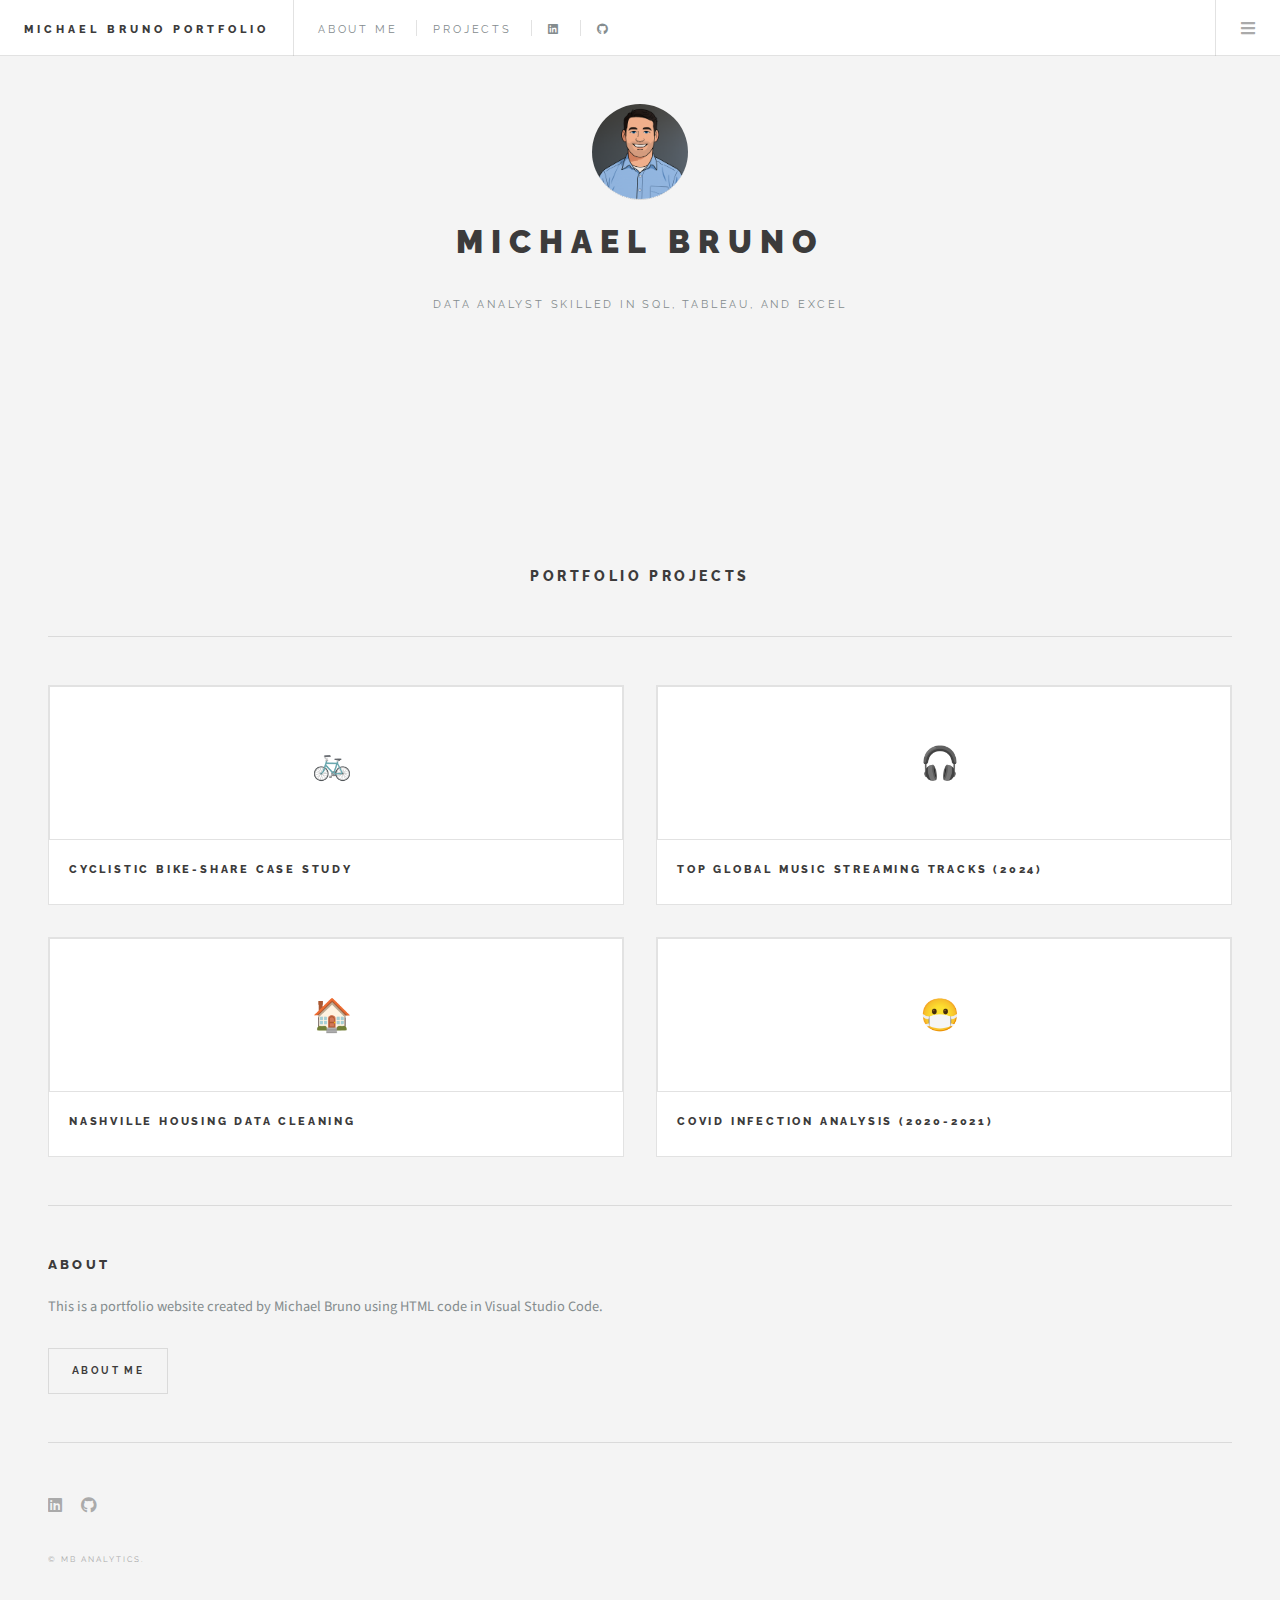
<file: index.html>
<!DOCTYPE HTML>
<!--
	Future Imperfect by HTML5 UP
	html5up.net | @ajlkn
	Free for personal and commercial use under the CCA 3.0 license (html5up.net/license)
-->
<html>
	<head>
		<title>Michael Bruno Portfolio</title>
		<meta charset="utf-8" />
		<meta name="viewport" content="width=device-width, initial-scale=1, user-scalable=no" />
		<link rel="stylesheet" href="assets/css/main.css" />
	</head>
	<body class="is-preload">

		<!-- Wrapper -->
			<div id="wrapper">

				<!-- Header -->
					<header id="header">
						<h1><a href="index.html">Michael Bruno Portfolio</a></h1>
						<nav class="links">
							<ul>
								<li><a href="ABOUT.html">About Me</a></li>
								<li><a href="Projects.html">Projects</a></li>
							
								
								<li><a href="https://www.linkedin.com/in/michael-bruno-573980187/" class="icon brands fa-linkedin"><span class="label">LinkedIn</span></a></li>
								<li><a href="https://github.com/mikebrunosf/Portfolio_Projects" class="icon brands fa-github"><span class="label">Github</span></a></li>
							</ul>
							
						</nav>
						<nav class="main">
							<ul>
								
		
								</li>
								<li class="menu">
									<a class="fa-bars" href="#menu">Menu</a>
								</li>
							</ul>
						</nav>
					</header>

				<!-- Menu -->
					<section id="menu">


						<!-- Links -->
							<section>
								<ul class="links">
									<li>
										<h1><a href="index.html"class="image"><img src="images/mbanalyticslogo.jpg" width="80" height="75" alt="" /></a></a></h1>
									</li>
									<li>
										<a href="project2.html">
											<h3>Project 1</h3>
											<p>Cyclistic Ride-Share Case Study</p>
										</a>
									</li>
									<li>
										<a href="project3.html">
											<h3>Project 2</h3>
											<p>Top Global Streaming Tracks</p>
										</a>
									</li>
									<li>
										<a href="project4.html">
											<h3>Project 3</h3>
											<p>Nashville Housing Data Cleaning</p>
										</a>
									</li>
									<li>
										<a href="project5.html">
											<h3>Project 4</h3>
											<p>COVID-19 Global Data Analysis</p>
										</a>
									</li>
								
										
							</section>

						<!-- Actions --
							<section>
								<ul class="actions stacked">
									<li><a href="#" class="button large fit">Log In</a></li>
								</ul>
							</section> > -->

					</section>

				<!-- Main -->
					<div id="main">

						
		
						
					

						

				<!-- Sidebar -->
					<section id="sidebar">

						<!-- Intro -->
							<section id="intro">
								<a href="#" class="logo" ><img src="images/headshotforcvanimated.png"  alt=""  /></a>
								<header>
										
									<h2>Michael Bruno<br></h2> 
							
									<p>Data Analyst skilled in SQL, Tableau, and Excel</p>
									<br><br><br><br><br><br><br><br> <h3>Portfolio Projects</h3>
								<!----	<a href="https://www.linkedin.com/in/michael-bruno-573980187/">LinkedIn</a> -->
								</header>
							</section>

						<!-- Mini Posts -->
							<section>
								<div class="mini-posts">

									<!-- Mini Post --
										<article class="mini-post">
											<header>
												<h3><a href="project2.html">Project 2</a></h3>
												
											
											</header>
											<a href="project2.html" class="image"><img src="images/pic04.jpg" alt="" /></a>
										</article>
									-->
									
										<article class="mini-post">
											<header>
												<h3><a href="project2.html">Cyclistic Bike-Share Case Study</a></h3>
											
												
											</header>
											<a href="project2.html" class="button large fit" style="font-size: 2rem;">🚲</a>

										</article>

									<!-- Mini Post -->
									 <article class="mini-post">
											<header>
												<h3><a href="project3.html">Top Global Music Streaming Tracks (2024)</a></h3>
											
											
											</header>
											<a href="project3.html" class="button large fit" style="font-size: 2rem;">🎧</a>
										</article>

										<article class="mini-post">
											<header>
												<h3><a href="project4.html">Nashville Housing Data Cleaning</a></h3>
												
												
											</header>
											<a href="project4.html" class="button large fit" style="font-size: 2rem;">🏠</a>
										</article>

									<!-- Mini Post -->
										<article class="mini-post">
											<header>
												<h3><a href="project5.html">COVID Infection Analysis (2020-2021)</a></h3>
											
											
											</header>
											<a href="project5.html"class="button large fit" style="font-size: 2rem;">😷</a>
										</article>

								</div>
							</section>



						<!-- About -->
							<section class="blurb">
								<h2>About</h2>
								<p>This is a portfolio website created by Michael Bruno using HTML code in Visual Studio Code.</p>
								<ul class="actions">
									<li><a href="ABOUT.html" class="button"><strong>ABOUT ME</strong></a></li>
								</ul>
							</section>

						<!-- Footer -->
							<section id="footer">
								<ul class="icons">
									
									
									
		
									
									<li><a href="https://www.linkedin.com/in/michael-bruno-573980187/" class="icon brands fa-linkedin"><span class="label">LinkedIn</span></a></li>
								<li><a href="https://github.com/mikebrunosf/Portfolio_Projects" class="icon brands fa-github"><span class="label">Github</span></a></li>
								</ul>
								
								<p class="copyright">&copy; MB Analytics.</p>
							</section>

					</section>

			</div>

		<!-- Scripts -->
			<script src="assets/js/jquery.min.js"></script>
			<script src="assets/js/browser.min.js"></script>
			<script src="assets/js/breakpoints.min.js"></script>
			<script src="assets/js/util.js"></script>
			<script src="assets/js/main.js"></script>

	</body>
</html>
</file>
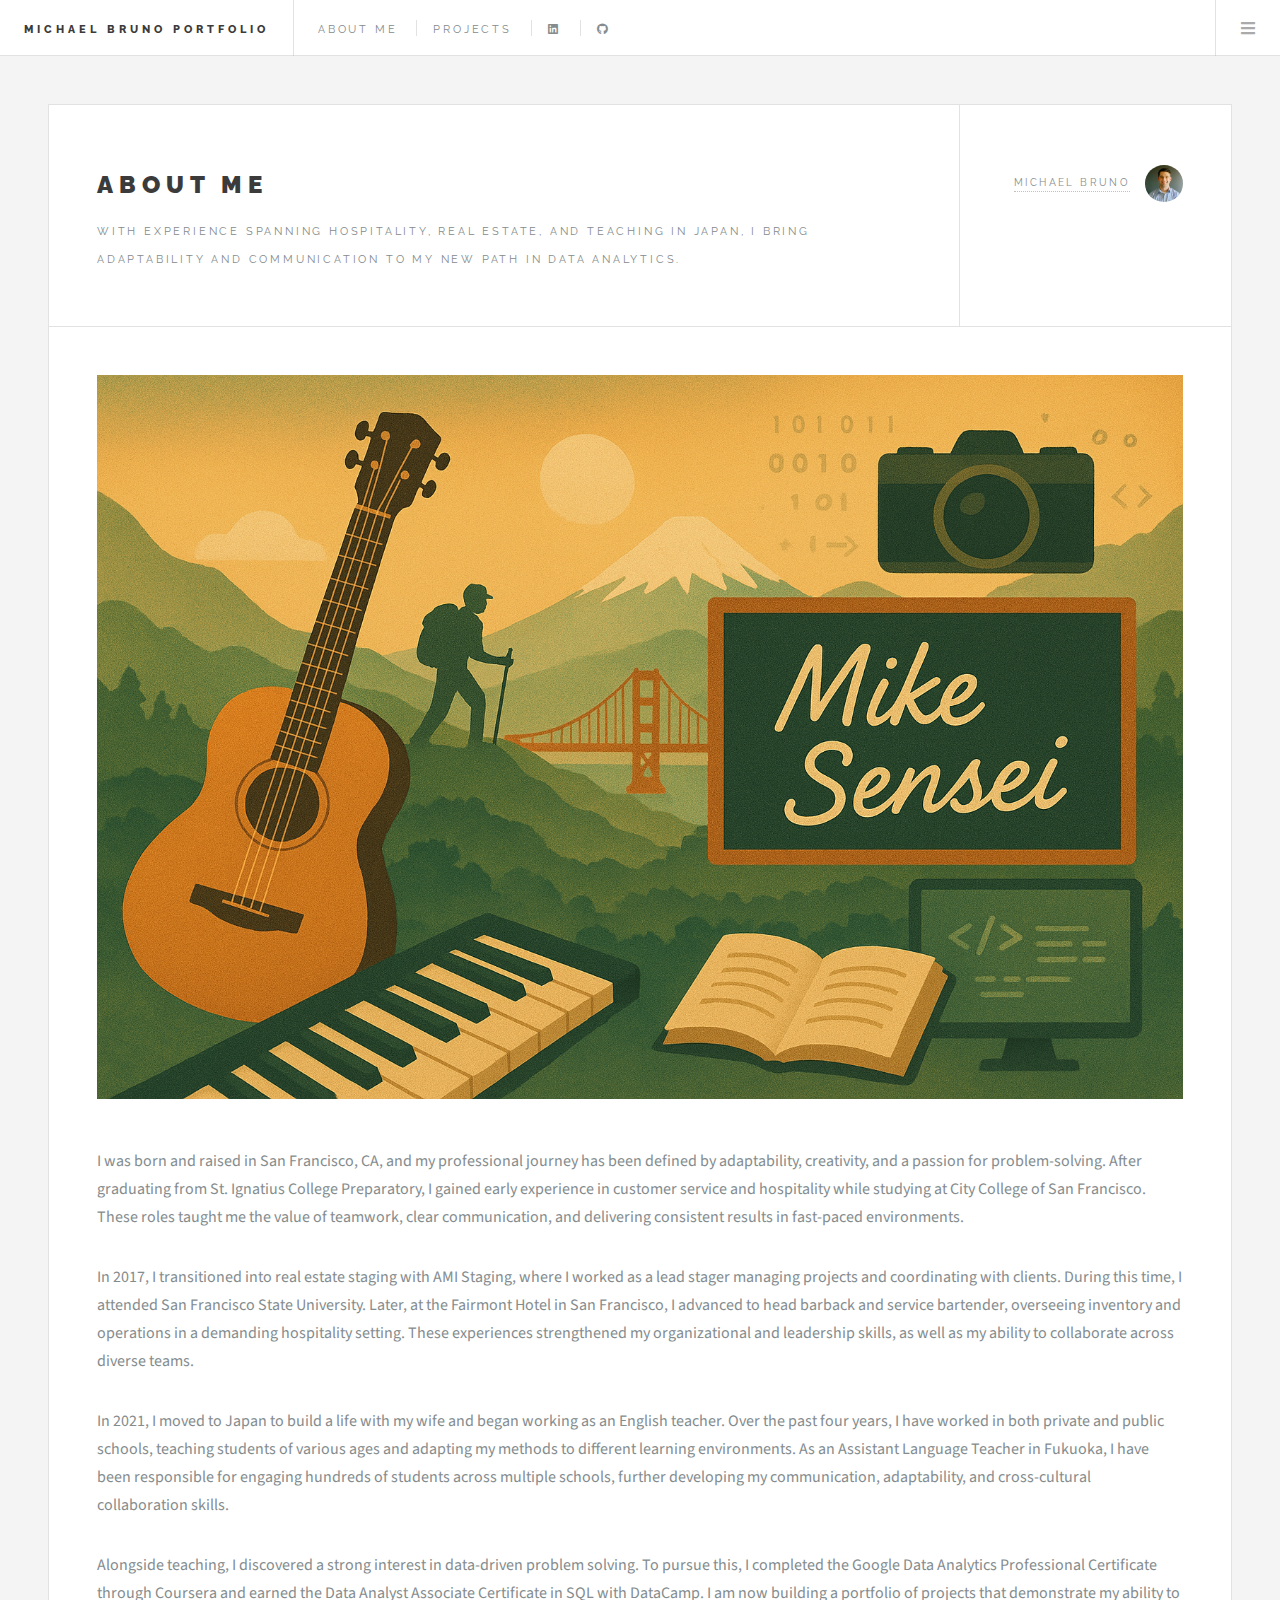
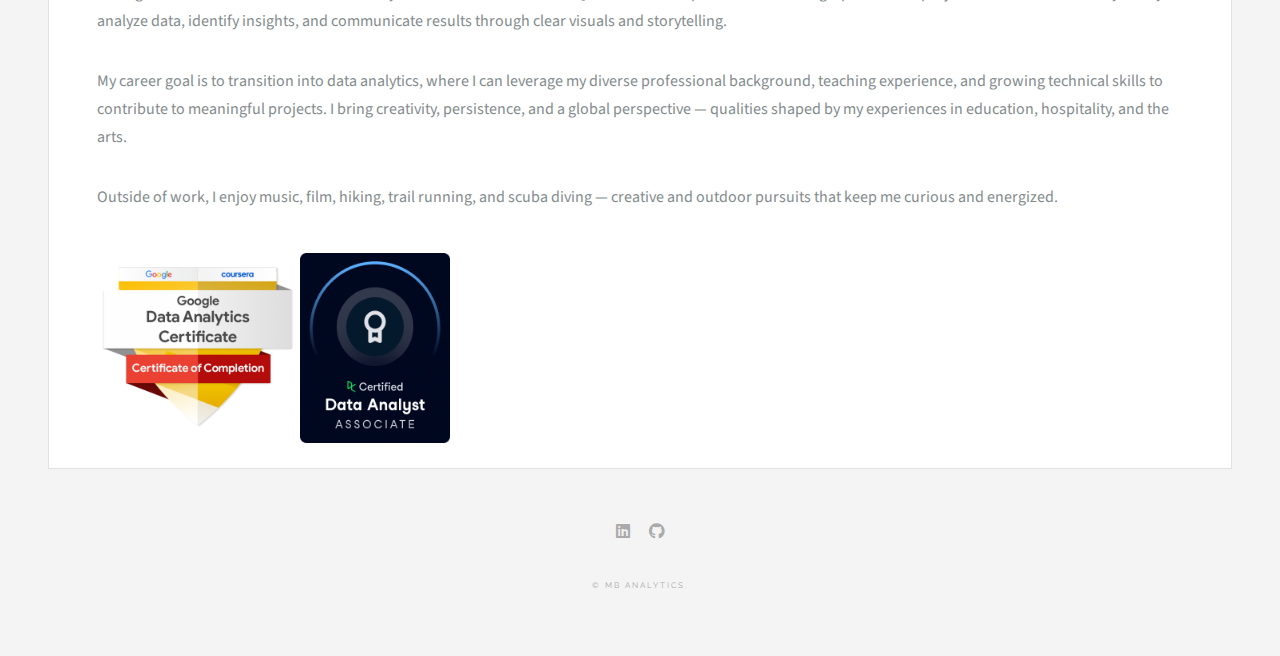
<file: ABOUT.html>
<!DOCTYPE HTML>
<!--
	Future Imperfect by HTML5 UP
	html5up.net | @ajlkn
	Free for personal and commercial use under the CCA 3.0 license (html5up.net/license)
-->
<html>
	<head>
		<title>About Me</title>
		<meta charset="utf-8" />
		<meta name="viewport" content="width=device-width, initial-scale=1, user-scalable=no" />
		<link rel="stylesheet" href="assets/css/main.css" />
	</head>
	<body class="single is-preload">

		<!-- Wrapper -->
			<div id="wrapper">

				<!-- Header -->
					<header id="header">
						<h1><a href="index.html">Michael Bruno Portfolio</a></h1>
						<nav class="links">
							<ul>
								<li><a href="ABOUT.html">About Me</a></li>
								<li><a href="Projects.html">Projects</a></li>
							
								
								<li><a href="https://www.linkedin.com/in/michael-bruno-573980187/" class="icon brands fa-linkedin"><span class="label">LinkedIn</span></a></li>
								<li><a href="https://github.com/mikebrunosf/Portfolio_Projects" class="icon brands fa-github"><span class="label">Github</span></a></li>
							</ul>
							
						</nav>
						<nav class="main">
							<ul>
								
		
								</li>
								<li class="menu">
									<a class="fa-bars" href="#menu">Menu</a>
								</li>
							</ul>
						</nav>
					</header>

				<!-- Menu -->
					<section id="menu">

<!-- Links -->
							<section>
								<ul class="links">
									<li>
										<h1><a href="index.html"class="image"><img src="images/mbanalyticslogo.jpg" width="80" height="75" alt="" /></a></a></h1>

										<a href="project3.html">
											<h3>Project 1</h3>
											<p>Top Global Streaming Tracks</p>
										</a>
									</li>
									<li>
										<a href="project4.html">
											<h3>Project 2</h3>
											<p>Nashville Housing Data Cleaning</p>
										</a>
									</li>
									<li>
										<a href="project5.html">
											<h3>Project 3</h3>
											<p>COVID-19 Global Data Analysis</p>
										</a>
									</li>
							</section>

						<!-- Actions -->
							<section>
								<ul class="actions stacked">
									<li><a href="#" class="button large fit">Log In</a></li>
								</ul>
							</section>

					</section>

				<!-- Main -->
					<div id="main">

						<!-- Post -->
							<article class="post">
								<header>
									<div class="title">
										<h2><a href="#">About Me</a></h2>
										<p>With experience spanning hospitality, real estate, and teaching in Japan, I bring adaptability and communication to my new path in data analytics.</p>
									</div>
									<div class="meta">
										
										<a href="#" class="author"><span class="name">Michael Bruno</span><img src="images/headshotforcv.jpg" alt="" /></a>
									</div>
								</header>
								<span class="image featured"><img src="images/mikebackground.png"  alt="" /></span>
								<p>I was born and raised in San Francisco, CA, and my professional journey has been defined by adaptability, creativity, and a passion for problem-solving. After graduating from St. Ignatius College Preparatory, I gained early experience in customer service and hospitality while studying at City College of San Francisco. These roles taught me the value of teamwork, clear communication, and delivering consistent results in fast-paced environments.

</p>
<p>In 2017, I transitioned into real estate staging with AMI Staging, where I worked as a lead stager managing projects and coordinating with clients. During this time, I attended San Francisco State University. Later, at the Fairmont Hotel in San Francisco, I advanced to head barback and service bartender, overseeing inventory and operations in a demanding hospitality setting. These experiences strengthened my organizational and leadership skills, as well as my ability to collaborate across diverse teams.

</p>
<p>In 2021, I moved to Japan to build a life with my wife and began working as an English teacher. Over the past four years, I have worked in both private and public schools, teaching students of various ages and adapting my methods to different learning environments. As an Assistant Language Teacher in Fukuoka, I have been responsible for engaging hundreds of students across multiple schools, further developing my communication, adaptability, and cross-cultural collaboration skills.

</p>
<p>Alongside teaching, I discovered a strong interest in data-driven problem solving. To pursue this, I completed the Google Data Analytics Professional Certificate through Coursera and earned the Data Analyst Associate Certificate in SQL with DataCamp. I am now building a portfolio of projects that demonstrate my ability to analyze data, identify insights, and communicate results through clear visuals and storytelling.

</p>
<p>My career goal is to transition into data analytics, where I can leverage my diverse professional background, teaching experience, and growing technical skills to contribute to meaningful projects. I bring creativity, persistence, and a global perspective — qualities shaped by my experiences in education, hospitality, and the arts.

</p>
<p>Outside of work, I enjoy music, film, hiking, trail running, and scuba diving — creative and outdoor pursuits that keep me curious and energized.</p>
								<class="image"><img src="images/GCC_badge_DA_1000x1000.png" width="200" height="200">
								<class="image"><img src="images/DA Associate - badge.png" width="150" height="190">
							</article>

					</div>

				<!-- Footer -->
					<!-- Footer -->
							<section id="footer">
								<ul class="icons">

									<li><a href="https://www.linkedin.com/in/michael-bruno-573980187/" class="icon brands fa-linkedin"><span class="label">LinkedIn</span></a></li>
								<li><a href="https://github.com/mikebrunosf/Portfolio_Projects" class="icon brands fa-github"><span class="label">Github</span></a></li>
								</ul>
								
								<p class="copyright">&copy; MB Analytics.</p>
							</section>


			</div>

		<!-- Scripts -->
			<script src="assets/js/jquery.min.js"></script>
			<script src="assets/js/browser.min.js"></script>
			<script src="assets/js/breakpoints.min.js"></script>
			<script src="assets/js/util.js"></script>
			<script src="assets/js/main.js"></script>

	</body>
</html>
</file>
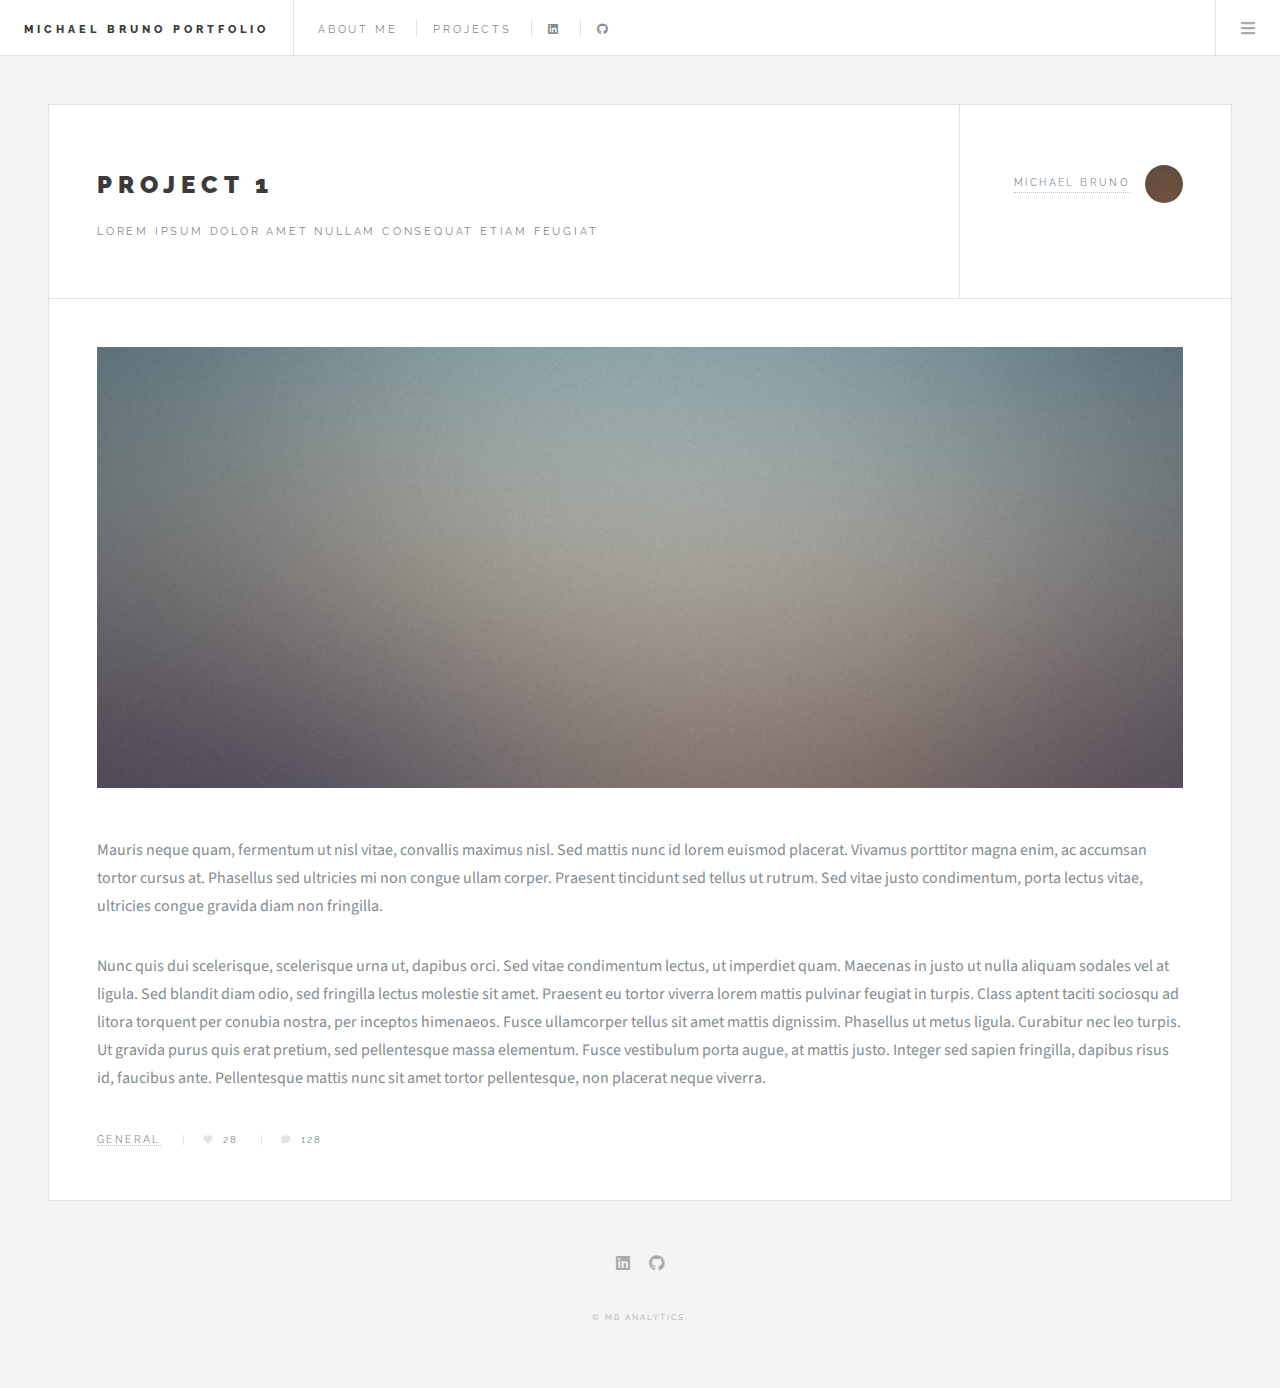
<file: project1.html>
<!DOCTYPE HTML>
<!--
	Future Imperfect by HTML5 UP
	html5up.net | @ajlkn
	Free for personal and commercial use under the CCA 3.0 license (html5up.net/license)
-->
<html>
	<head>
		<title>Data Cleaning in SQL</title>
		<meta charset="utf-8" />
		<meta name="viewport" content="width=device-width, initial-scale=1, user-scalable=no" />
		<link rel="stylesheet" href="assets/css/main.css" />
	</head>
	<body class="single is-preload">

		<!-- Wrapper -->
			<div id="wrapper">

				<!-- Header -->
					<header id="header">
						<h1><a href="index.html">Michael Bruno Portfolio</a></h1>
						<nav class="links">
							<ul>
								<li><a href="ABOUT.html">About Me</a></li>
								<li><a href="Projects.html">Projects</a></li>
							
								
								<li><a href="https://www.linkedin.com/in/michael-bruno-573980187/" class="icon brands fa-linkedin"><span class="label">LinkedIn</span></a></li>
								<li><a href="https://github.com/mikebrunosf/Portfolio_Projects" class="icon brands fa-github"><span class="label">Github</span></a></li>
							</ul>
							
						</nav>
						<nav class="main">
							<ul>
								
		
								</li>
								<li class="menu">
									<a class="fa-bars" href="#menu">Menu</a>
								</li>
							</ul>
						</nav>
					</header>

				<!-- Menu -->
					<section id="menu">


						<!-- Links -->
							<section>
								<ul class="links">
									<li>
										<h1><a href="index.html"class="image"><img src="images/mbanalyticslogo.jpg" width="80" height="75" alt="" /></a></a></h1>
									</li>
									<li>
										<a href="project2.html">
											<h3>Project 1</h3>
											<p>Cyclistic Ride-Share Case Study</p>
										</a>
									</li>
									<li>
										<a href="project3.html">
											<h3>Project 2</h3>
											<p>Top Global Streaming Tracks</p>
										</a>
									</li>
									<li>
										<a href="project4.html">
											<h3>Project 3</h3>
											<p>Nashville Housing Data Cleaning</p>
										</a>
									</li>
									<li>
										<a href="project5.html">
											<h3>Project 4</h3>
											<p>COVID-19 Global Data Analysis</p>
										</a>
									</li>
								
										
							</section>

					</section>

				<!-- Main -->
					<div id="main">

						<!-- Post -->
							<article class="post">
								<header>
									<div class="title">
										<h2><a href="#">Project 1</a></h2>
										<p>Lorem ipsum dolor amet nullam consequat etiam feugiat</p>
									</div>
									<div class="meta">
										
										<a href="#" class="author"><span class="name">Michael Bruno</span><img src="images/avatar.jpg" alt="" /></a>
									</div>
								</header>
								<span class="image featured"><img src="images/pic01.jpg" alt="" /></span>
								<p>Mauris neque quam, fermentum ut nisl vitae, convallis maximus nisl. Sed mattis nunc id lorem euismod placerat. Vivamus porttitor magna enim, ac accumsan tortor cursus at. Phasellus sed ultricies mi non congue ullam corper. Praesent tincidunt sed tellus ut rutrum. Sed vitae justo condimentum, porta lectus vitae, ultricies congue gravida diam non fringilla.</p>
								<p>Nunc quis dui scelerisque, scelerisque urna ut, dapibus orci. Sed vitae condimentum lectus, ut imperdiet quam. Maecenas in justo ut nulla aliquam sodales vel at ligula. Sed blandit diam odio, sed fringilla lectus molestie sit amet. Praesent eu tortor viverra lorem mattis pulvinar feugiat in turpis. Class aptent taciti sociosqu ad litora torquent per conubia nostra, per inceptos himenaeos. Fusce ullamcorper tellus sit amet mattis dignissim. Phasellus ut metus ligula. Curabitur nec leo turpis. Ut gravida purus quis erat pretium, sed pellentesque massa elementum. Fusce vestibulum porta augue, at mattis justo. Integer sed sapien fringilla, dapibus risus id, faucibus ante. Pellentesque mattis nunc sit amet tortor pellentesque, non placerat neque viverra. </p>
								<footer>
									<ul class="stats">
										<li><a href="#">General</a></li>
										<li><a href="#" class="icon solid fa-heart">28</a></li>
										<li><a href="#" class="icon solid fa-comment">128</a></li>
									</ul>
								</footer>
							</article>

					</div>

				<!-- Footer -->
					<!-- Footer -->
							<section id="footer">
								<ul class="icons">

									<li><a href="https://www.linkedin.com/in/michael-bruno-573980187/" class="icon brands fa-linkedin"><span class="label">LinkedIn</span></a></li>
								<li><a href="https://github.com/mikebrunosf/Portfolio_Projects" class="icon brands fa-github"><span class="label">Github</span></a></li>
								</ul>
								
								<p class="copyright">&copy; MB Analytics.</p>
							</section>


			</div>

		<!-- Scripts -->
			<script src="assets/js/jquery.min.js"></script>
			<script src="assets/js/browser.min.js"></script>
			<script src="assets/js/breakpoints.min.js"></script>
			<script src="assets/js/util.js"></script>
			<script src="assets/js/main.js"></script>

	</body>
</html>
</file>
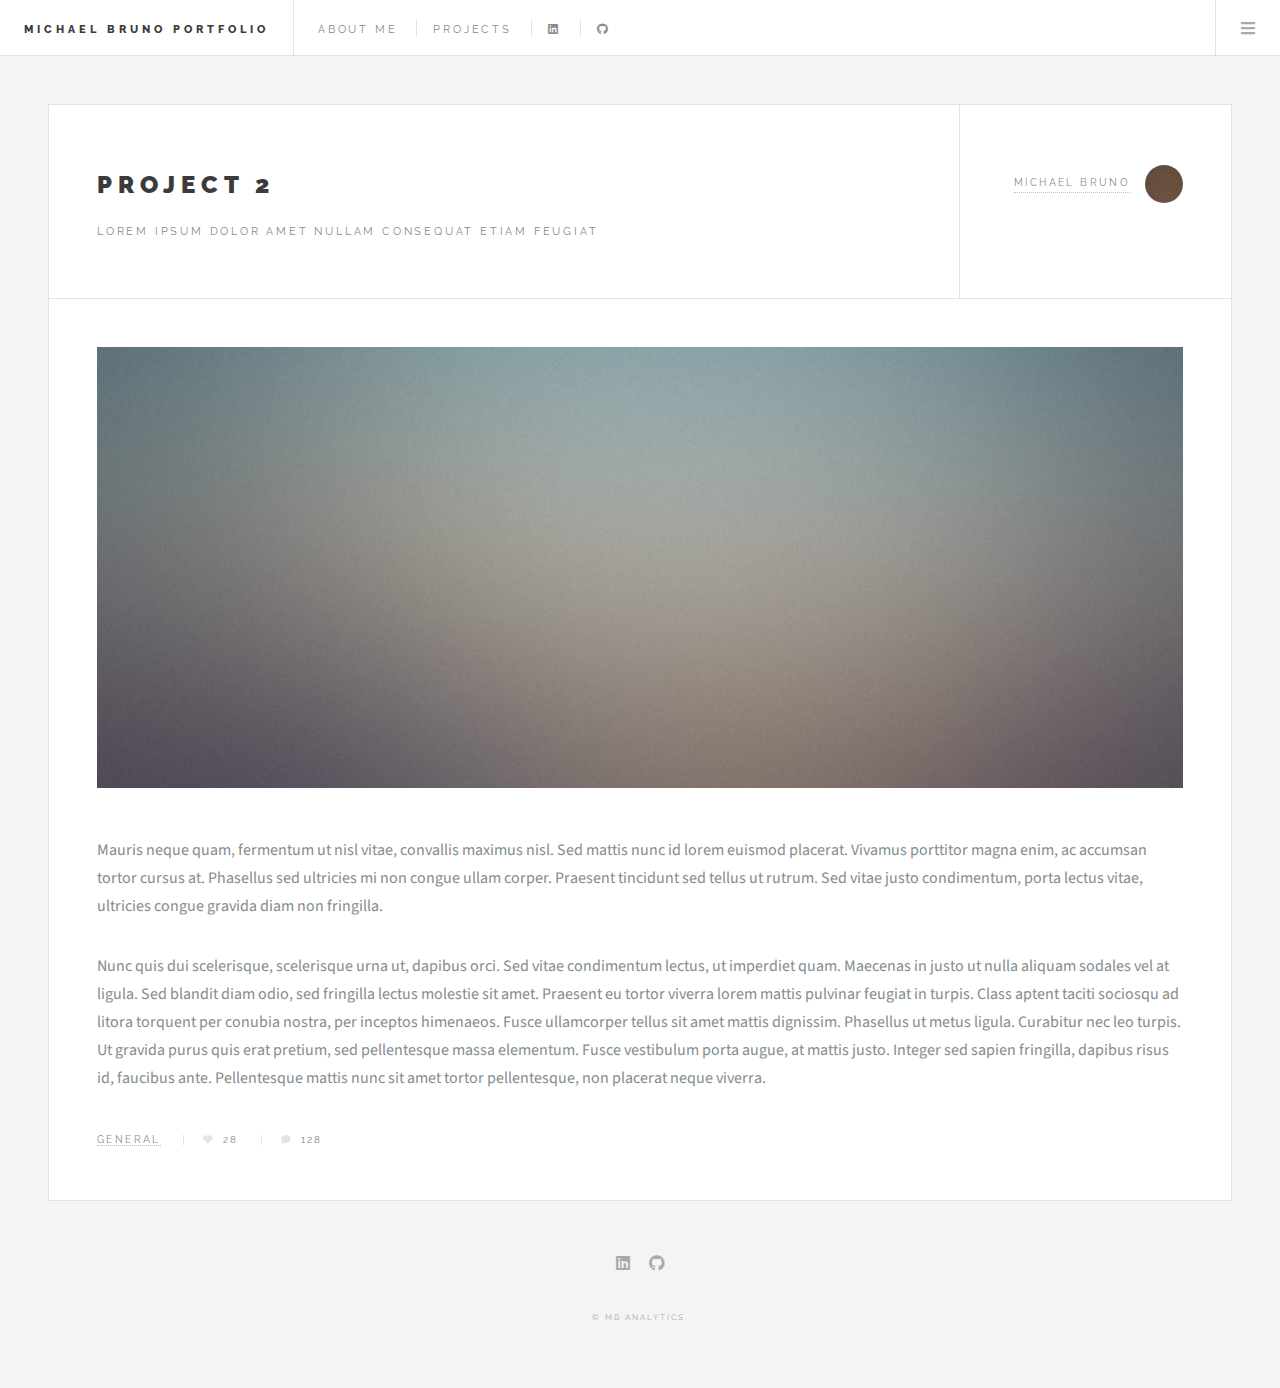
<file: project2.html>
<!DOCTYPE HTML>
<!--
	Future Imperfect by HTML5 UP
	html5up.net | @ajlkn
	Free for personal and commercial use under the CCA 3.0 license (html5up.net/license)
-->
<html>
	<head>
		<title>Project 2</title>
		<meta charset="utf-8" />
		<meta name="viewport" content="width=device-width, initial-scale=1, user-scalable=no" />
		<link rel="stylesheet" href="assets/css/main.css" />
	</head>
	<body class="single is-preload">

		<!-- Wrapper -->
			<div id="wrapper">

				<!-- Header -->
					<header id="header">
						<h1><a href="index.html">Michael Bruno Portfolio</a></h1>
						<nav class="links">
							<ul>
								<li><a href="ABOUT.html">About Me</a></li>
								<li><a href="Projects.html">Projects</a></li>
							
								
								<li><a href="https://www.linkedin.com/in/michael-bruno-573980187/" class="icon brands fa-linkedin"><span class="label">LinkedIn</span></a></li>
								<li><a href="#" class="icon brands fa-github"><span class="label">Github</span></a></li>
							</ul>
							
						</nav>
						<nav class="main">
							<ul>
								
		
								</li>
								<li class="menu">
									<a class="fa-bars" href="#menu">Menu</a>
								</li>
							</ul>
						</nav>
					</header>

				<!-- Menu -->
					<section id="menu">


						<!-- Links -->
							<section>
								<ul class="links">
									<li>
										<h1><a href="index.html"class="image"><img src="images/mbanalyticslogo.jpg" width="80" height="75" alt="" /></a></a></h1>

										<a href="project3.html">
											<h3>Project 1</h3>
											<p>Top Global Streaming Tracks</p>
										</a>
									</li>
									<li>
										<a href="project4.html">
											<h3>Project 2</h3>
											<p>Nashville Housing Data Cleaning</p>
										</a>
									</li>
									<li>
										<a href="project5.html">
											<h3>Project 3</h3>
											<p>COVID-19 Global Data Analysis</p>
										</a>
									</li>
									
							</section>

						<!-- Actions -->
							<section>
								<ul class="actions stacked">
									<li><a href="#" class="button large fit">Log In</a></li>
								</ul>
							</section>

					</section>

				<!-- Main -->
					<div id="main">

						<!-- Post -->
							<article class="post">
								<header>
									<div class="title">
										<h2><a href="#">Project 2</a></h2>
										<p>Lorem ipsum dolor amet nullam consequat etiam feugiat</p>
									</div>
									<div class="meta">
										
										<a href="#" class="author"><span class="name">Michael Bruno</span><img src="images/avatar.jpg" alt="" /></a>
									</div>
								</header>
								<span class="image featured"><img src="images/pic01.jpg" alt="" /></span>
								<p>Mauris neque quam, fermentum ut nisl vitae, convallis maximus nisl. Sed mattis nunc id lorem euismod placerat. Vivamus porttitor magna enim, ac accumsan tortor cursus at. Phasellus sed ultricies mi non congue ullam corper. Praesent tincidunt sed tellus ut rutrum. Sed vitae justo condimentum, porta lectus vitae, ultricies congue gravida diam non fringilla.</p>
								<p>Nunc quis dui scelerisque, scelerisque urna ut, dapibus orci. Sed vitae condimentum lectus, ut imperdiet quam. Maecenas in justo ut nulla aliquam sodales vel at ligula. Sed blandit diam odio, sed fringilla lectus molestie sit amet. Praesent eu tortor viverra lorem mattis pulvinar feugiat in turpis. Class aptent taciti sociosqu ad litora torquent per conubia nostra, per inceptos himenaeos. Fusce ullamcorper tellus sit amet mattis dignissim. Phasellus ut metus ligula. Curabitur nec leo turpis. Ut gravida purus quis erat pretium, sed pellentesque massa elementum. Fusce vestibulum porta augue, at mattis justo. Integer sed sapien fringilla, dapibus risus id, faucibus ante. Pellentesque mattis nunc sit amet tortor pellentesque, non placerat neque viverra. </p>
								<footer>
									<ul class="stats">
										<li><a href="#">General</a></li>
										<li><a href="#" class="icon solid fa-heart">28</a></li>
										<li><a href="#" class="icon solid fa-comment">128</a></li>
									</ul>
								</footer>
							</article>

					</div>

				<!-- Footer -->
					<!-- Footer -->
							<section id="footer">
								<ul class="icons">

									<li><a href="https://www.linkedin.com/in/michael-bruno-573980187/" class="icon brands fa-linkedin"><span class="label">LinkedIn</span></a></li>
								<li><a href="https://github.com/mikebrunosf/Portfolio_Projects" class="icon brands fa-github"><span class="label">Github</span></a></li>
								</ul>
								
								<p class="copyright">&copy; MB Analytics.</p>
							</section>


			</div>

		<!-- Scripts -->
			<script src="assets/js/jquery.min.js"></script>
			<script src="assets/js/browser.min.js"></script>
			<script src="assets/js/breakpoints.min.js"></script>
			<script src="assets/js/util.js"></script>
			<script src="assets/js/main.js"></script>

	</body>
</html>
</file>
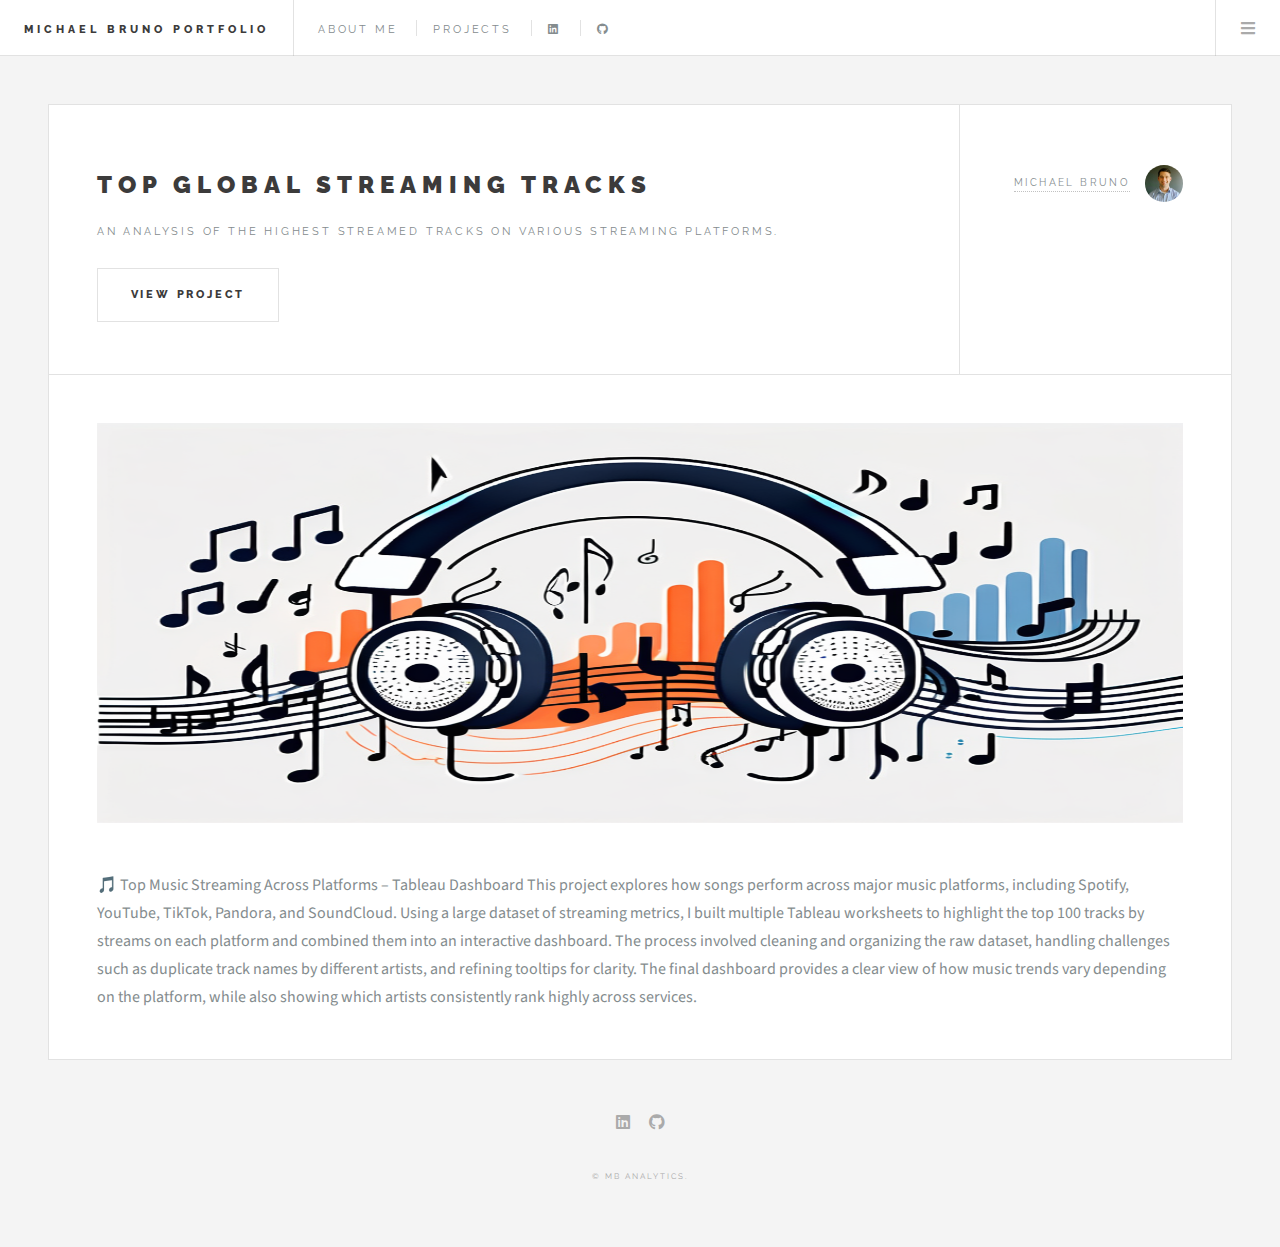
<file: project3.html>
<!DOCTYPE HTML>
<!--
	Future Imperfect by HTML5 UP
	html5up.net | @ajlkn
	Free for personal and commercial use under the CCA 3.0 license (html5up.net/license)
-->
<html>
	<head>
		<title>Project 2</title>
		<meta charset="utf-8" />
		<meta name="viewport" content="width=device-width, initial-scale=1, user-scalable=no" />
		<link rel="stylesheet" href="assets/css/main.css" />
	</head>
	<body class="single is-preload">

		<!-- Wrapper -->
			<div id="wrapper">

				<!-- Header -->
					<header id="header">
						<h1><a href="index.html">Michael Bruno Portfolio</a></h1>
						<nav class="links">
							<ul>
								<li><a href="ABOUT.html">About Me</a></li>
								<li><a href="Projects.html">Projects</a></li>
							
								
								<li><a href="https://www.linkedin.com/in/michael-bruno-573980187/" class="icon brands fa-linkedin"><span class="label">LinkedIn</span></a></li>
								<li><a href="#" class="icon brands fa-github"><span class="label">Github</span></a></li>
							</ul>
							
						</nav>
						<nav class="main">
							<ul>
								
		
								</li>
								<li class="menu">
									<a class="fa-bars" href="#menu">Menu</a>
								</li>
							</ul>
						</nav>
					</header>

				<!-- Menu -->
					<section id="menu">


						<!-- Links -->
							<section>
								<ul class="links">
									<li>
										<h1><a href="index.html"class="image"><img src="images/mbanalyticslogo.jpg" width="80" height="75" alt="" /></a></a></h1>

										<a href="project3.html">
											<h3>Project 1</h3>
											<p>Top Global Streaming Tracks</p>
										</a>
									</li>
									<li>
										<a href="project4.html">
											<h3>Project 2</h3>
											<p>Nashville Housing Data Cleaning</p>
										</a>
									</li>
									<li>
										<a href="project5.html">
											<h3>Project 3</h3>
											<p>COVID-19 Global Data Analysis</p>
										</a>
									</li>
							</section>

						<!-- Actions -->
							<section>
								<ul class="actions stacked">
									<li><a href="#" class="button large fit">Log In</a></li>
								</ul>
							</section>

					</section>

				<!-- Main -->
					<div id="main">

						<!-- Post -->
							<article class="post">
								<header>
									<div class="title">
										<h2><a href="#">Top Global Streaming Tracks</a></h2>
										<p>An analysis of the highest streamed tracks on various streaming platforms.</p>
											<ul class="actions">
										<li><a href="https://public.tableau.com/app/profile/mike.bruno4206/viz/TopStreamedSongs2024/Top100StreamingArtists" class="button large">View Project</a></li>
						
									</ul>
									</div>
									<div class="meta">
										
										<a href="#" class="author"><span class="name">Michael Bruno</span><img src="images/headshotforcv.jpg" alt="" /></a>
									</div>
								</header>
								<span class="image featured"><img src="images/musicstreamingpic.png" width="800" height="400" alt="" /></span>
								<p>🎵 Top Music Streaming Across Platforms – Tableau Dashboard

This project explores how songs perform across major music platforms, including Spotify, YouTube, TikTok, Pandora, and SoundCloud. Using a large dataset of streaming metrics, I built multiple Tableau worksheets to highlight the top 100 tracks by streams on each platform and combined them into an interactive dashboard. The process involved cleaning and organizing the raw dataset, handling challenges such as duplicate track names by different artists, and refining tooltips for clarity. The final dashboard provides a clear view of how music trends vary depending on the platform, while also showing which artists consistently rank highly across services.</p>
								
								
							</article>

					</div>

				<!-- Footer -->
					<!-- Footer -->
							<section id="footer">
								<ul class="icons">

									<li><a href="https://www.linkedin.com/in/michael-bruno-573980187/" class="icon brands fa-linkedin"><span class="label">LinkedIn</span></a></li>
								<li><a href="https://github.com/mikebrunosf/Portfolio_Projects" class="icon brands fa-github"><span class="label">Github</span></a></li>
								</ul>
								
								<p class="copyright">&copy; MB Analytics.</p>
							</section>


			</div>

		<!-- Scripts -->
			<script src="assets/js/jquery.min.js"></script>
			<script src="assets/js/browser.min.js"></script>
			<script src="assets/js/breakpoints.min.js"></script>
			<script src="assets/js/util.js"></script>
			<script src="assets/js/main.js"></script>

	</body>
</html>
</file>
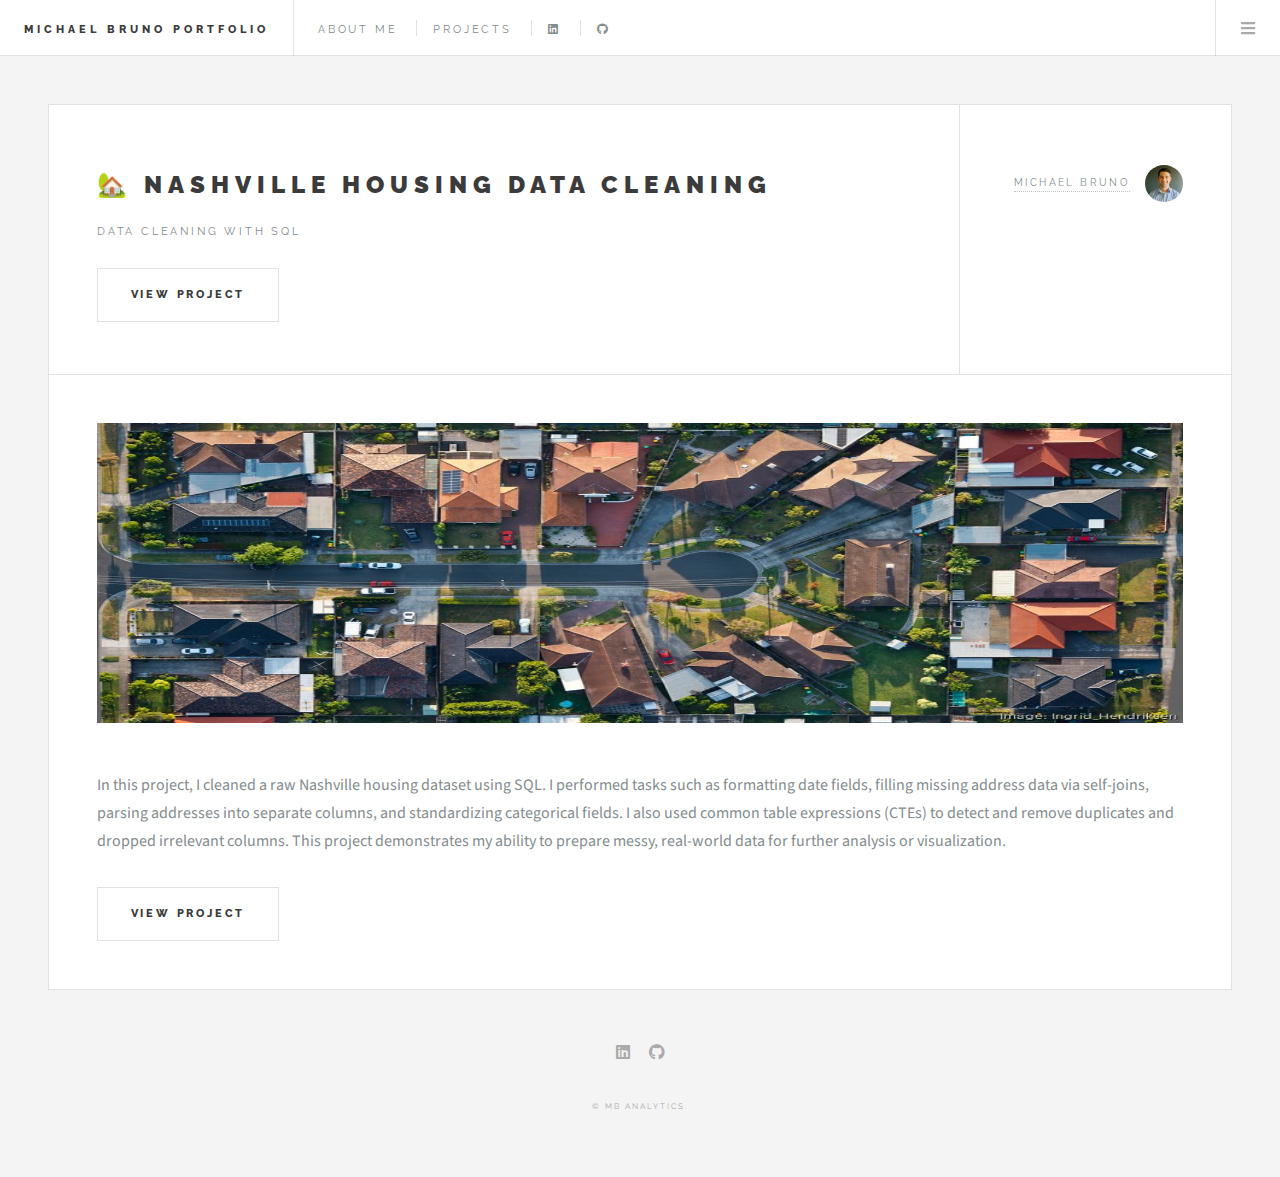
<file: project4.html>
<!DOCTYPE HTML>
<!--
	Future Imperfect by HTML5 UP
	html5up.net | @ajlkn
	Free for personal and commercial use under the CCA 3.0 license (html5up.net/license)
-->
<html>
	<head>
		<title>🏡 Nashville Housing Data Cleaning Project</title>
		<meta charset="utf-8" />
		<meta name="viewport" content="width=device-width, initial-scale=1, user-scalable=no" />
		<link rel="stylesheet" href="assets/css/main.css" />
	</head>
	<body class="single is-preload">

		<!-- Wrapper -->
			<div id="wrapper">

				<!-- Header -->
					<header id="header">
						<h1><a href="index.html">Michael Bruno Portfolio</a></h1>
						<nav class="links">
							<ul>
								<li><a href="ABOUT.html">About Me</a></li>
								<li><a href="Projects.html">Projects</a></li>
							
								
								<li><a href="https://www.linkedin.com/in/michael-bruno-573980187/" class="icon brands fa-linkedin"><span class="label">LinkedIn</span></a></li>
								<li><a href="#" class="icon brands fa-github"><span class="label">Github</span></a></li>
							</ul>
							
						</nav>
						<nav class="main">
							<ul>
								
		
								</li>
								<li class="menu">
									<a class="fa-bars" href="#menu">Menu</a>
								</li>
							</ul>
						</nav>
					</header>

				<!-- Menu -->
					<section id="menu">


						<!-- Links -->
							<section>
								<ul class="links">
									<li>
										<h1><a href="index.html"class="image"><img src="images/mbanalyticslogo.jpg" width="80" height="75" alt="" /></a></a></h1>

										<a href="project3.html">
											<h3>Project 1</h3>
											<p>Top Global Streaming Tracks</p>
										</a>
									</li>
									<li>
										<a href="project4.html">
											<h3>Project 2</h3>
											<p>Nashville Housing Data Cleaning</p>
										</a>
									</li>
									<li>
										<a href="project5.html">
											<h3>Project 3</h3>
											<p>COVID-19 Global Data Analysis</p>
										</a>
									</li>
							</section>

						<!-- Actions -->
						

					</section>

				<!-- Main -->
					<div id="main">

						<!-- Post -->
							<article class="post">
								<header>
									<div class="title">
										<h2><a href="https://github.com/mikebrunosf/Portfolio_Projects/tree/main/Housing_Data_Cleaning">🏡 Nashville Housing Data Cleaning</a></h2>
										<p>Data Cleaning with SQL</p>
										<ul class="actions">
										<li><a href="https://github.com/mikebrunosf/Portfolio_Projects/tree/main/Housing_Data_Cleaning" class="button large">View Project</a></li>
									</div>
									<div class="meta">
										
										<a href="#" class="author"><span class="name">Michael Bruno</span><img src="images/headshotforcv.jpg" alt="" /></a>
									</div>
								</header>
								<span class="image featured"><img src="images/sub.jpg" width="250" height="300" alt="" /></span>
								<p>In this project, I cleaned a raw Nashville housing dataset using SQL. I performed tasks such as formatting date fields, filling missing address data via self-joins,
									 parsing addresses into separate columns, and standardizing categorical fields. I also used common table expressions (CTEs) to detect and remove duplicates and
									  dropped irrelevant columns. This project demonstrates my ability to prepare messy, real-world data for further analysis or visualization.</p>
								<ul class="actions">
										<li><a href="https://github.com/mikebrunosf/Portfolio_Projects/tree/main/Housing_Data_Cleaning" class="button large">View Project</a></li>
								<footer>
									
									</ul>
								</footer>
							</article>

					</div>

				<!-- Footer -->
					<!-- Footer -->
							<section id="footer">
								<ul class="icons">

									<li><a href="https://www.linkedin.com/in/michael-bruno-573980187/" class="icon brands fa-linkedin"><span class="label">LinkedIn</span></a></li>
								<li><a href="https://github.com/mikebrunosf/Portfolio_Projects" class="icon brands fa-github"><span class="label">Github</span></a></li>
								</ul>
								
								<p class="copyright">&copy; MB Analytics.</p>
							</section>


			</div>

		<!-- Scripts -->
			<script src="assets/js/jquery.min.js"></script>
			<script src="assets/js/browser.min.js"></script>
			<script src="assets/js/breakpoints.min.js"></script>
			<script src="assets/js/util.js"></script>
			<script src="assets/js/main.js"></script>

	</body>
</html>
</file>
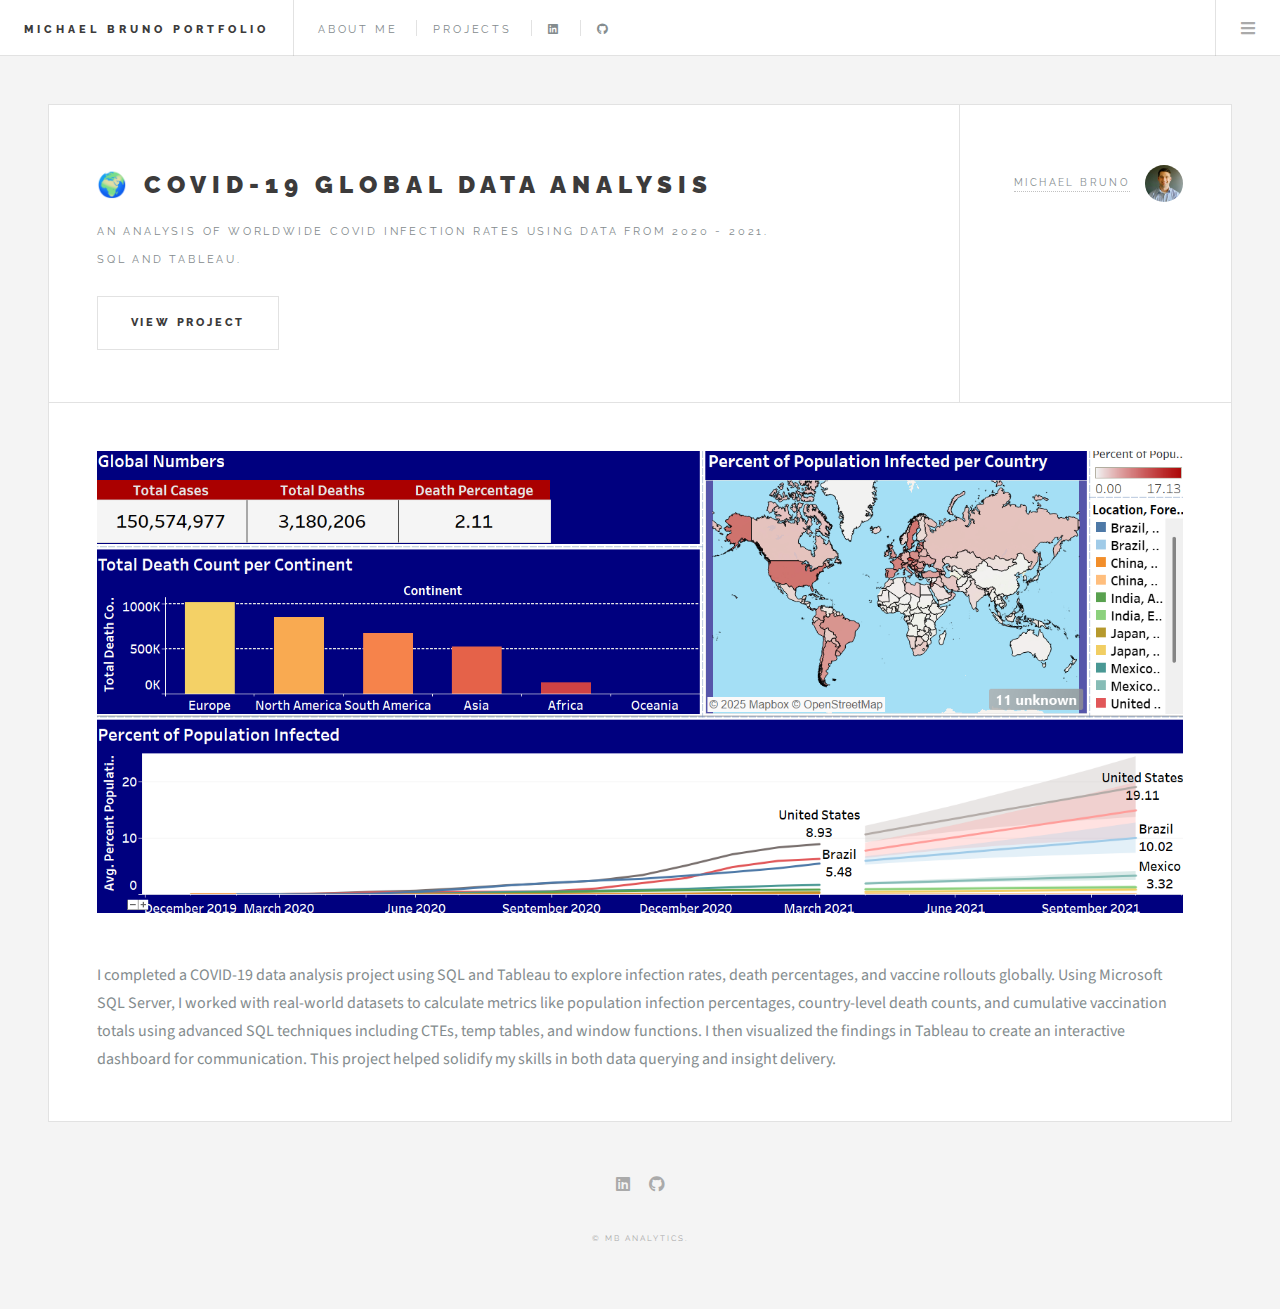
<file: project5.html>
<!DOCTYPE HTML>
<!--
	Future Imperfect by HTML5 UP
	html5up.net | @ajlkn
	Free for personal and commercial use under the CCA 3.0 license (html5up.net/license)
-->
<html>
	<head>
		<title>🌍 COVID-19 Global Data Analysis</title>
		<meta charset="utf-8" />
		<meta name="viewport" content="width=device-width, initial-scale=1, user-scalable=no" />
		<link rel="stylesheet" href="assets/css/main.css" />
	</head>
	<body class="single is-preload">

		<!-- Wrapper -->
			<div id="wrapper">

				<!-- Header -->
					<header id="header">
						<h1><a href="index.html">Michael Bruno Portfolio</a></h1>
						<nav class="links">
							<ul>
								<li><a href="ABOUT.html">About Me</a></li>
								<li><a href="Projects.html">Projects</a></li>
							
								
								<li><a href="https://www.linkedin.com/in/michael-bruno-573980187/" class="icon brands fa-linkedin"><span class="label">LinkedIn</span></a></li>
								<li><a href="#" class="icon brands fa-github"><span class="label">Github</span></a></li>
							</ul>
							
						</nav>
						<nav class="main">
							<ul>
								
		
								</li>
								<li class="menu">
									<a class="fa-bars" href="#menu">Menu</a>
								</li>
							</ul>
						</nav>
					</header>

				<!-- Menu -->
					<section id="menu">


						<!-- Links -->
							<section>
								<ul class="links">
									<li>
										<h1><a href="index.html"class="image"><img src="images/mbanalyticslogo.jpg" width="80" height="75" alt="" /></a></a></h1>

										<a href="project3.html">
											<h3>Project 1</h3>
											<p>Top Global Streaming Tracks</p>
										</a>
									</li>
									<li>
										<a href="project4.html">
											<h3>Project 2</h3>
											<p>Nashville Housing Data Cleaning</p>
										</a>
									</li>
									<li>
										<a href="project5.html">
											<h3>Project 3</h3>
											<p>COVID-19 Global Data Analysis</p>
										</a>
									</li>
							</section>

						<!-- Actions -->
							

					</section>

				<!-- Main -->
					<div id="main">

						<!-- Post Project 5 -->
							<article class="post">
								<header>
									<div class="title">
										<h2><a href="#">🌍 COVID-19 Global Data Analysis</a></h2>
										<p>An analysis of worldwide Covid infection rates using data from 2020 - 2021. <br> SQL and Tableau.</p>
										<ul class="actions">
										<li><a href="https://github.com/mikebrunosf/Portfolio_Projects/tree/main/Covid_Infection_Analysis_Project" class="button large">View Project</a></li>
									</ul>
									</div>
									<div class="meta">
										
										<a href="#" class="author"><span class="name">Michael Bruno</span><img src="images/headshotforcv.jpg" alt="" /></a>
									</div>
								</header>
								<span class="image featured"><img src="images/coviddashboard.png" alt="" /></span>
								<p>I completed a COVID-19 data analysis project using SQL and Tableau to explore infection rates, death percentages, and vaccine rollouts globally. Using Microsoft SQL Server, 
									I worked with real-world datasets to calculate metrics like population infection percentages, country-level death counts, and cumulative vaccination totals using advanced 
									SQL techniques including CTEs, temp tables, and window functions. I then visualized the findings in Tableau to create an interactive dashboard for communication. This project helped solidify my skills in both data querying and insight delivery. </p>
								<footer>
								
									</ul>
								</footer>
							</article>

					</div>

				<!-- Footer -->
					<!-- Footer -->
							<section id="footer">
								<ul class="icons">

									<li><a href="https://www.linkedin.com/in/michael-bruno-573980187/" class="icon brands fa-linkedin"><span class="label">LinkedIn</span></a></li>
								<li><a href="https://github.com/mikebrunosf/Portfolio_Projects" class="icon brands fa-github"><span class="label">Github</span></a></li>
								</ul>
								
								<p class="copyright">&copy; MB Analytics.</p>
							</section>


			</div>

		<!-- Scripts -->
			<script src="assets/js/jquery.min.js"></script>
			<script src="assets/js/browser.min.js"></script>
			<script src="assets/js/breakpoints.min.js"></script>
			<script src="assets/js/util.js"></script>
			<script src="assets/js/main.js"></script>

	</body>
</html>
</file>
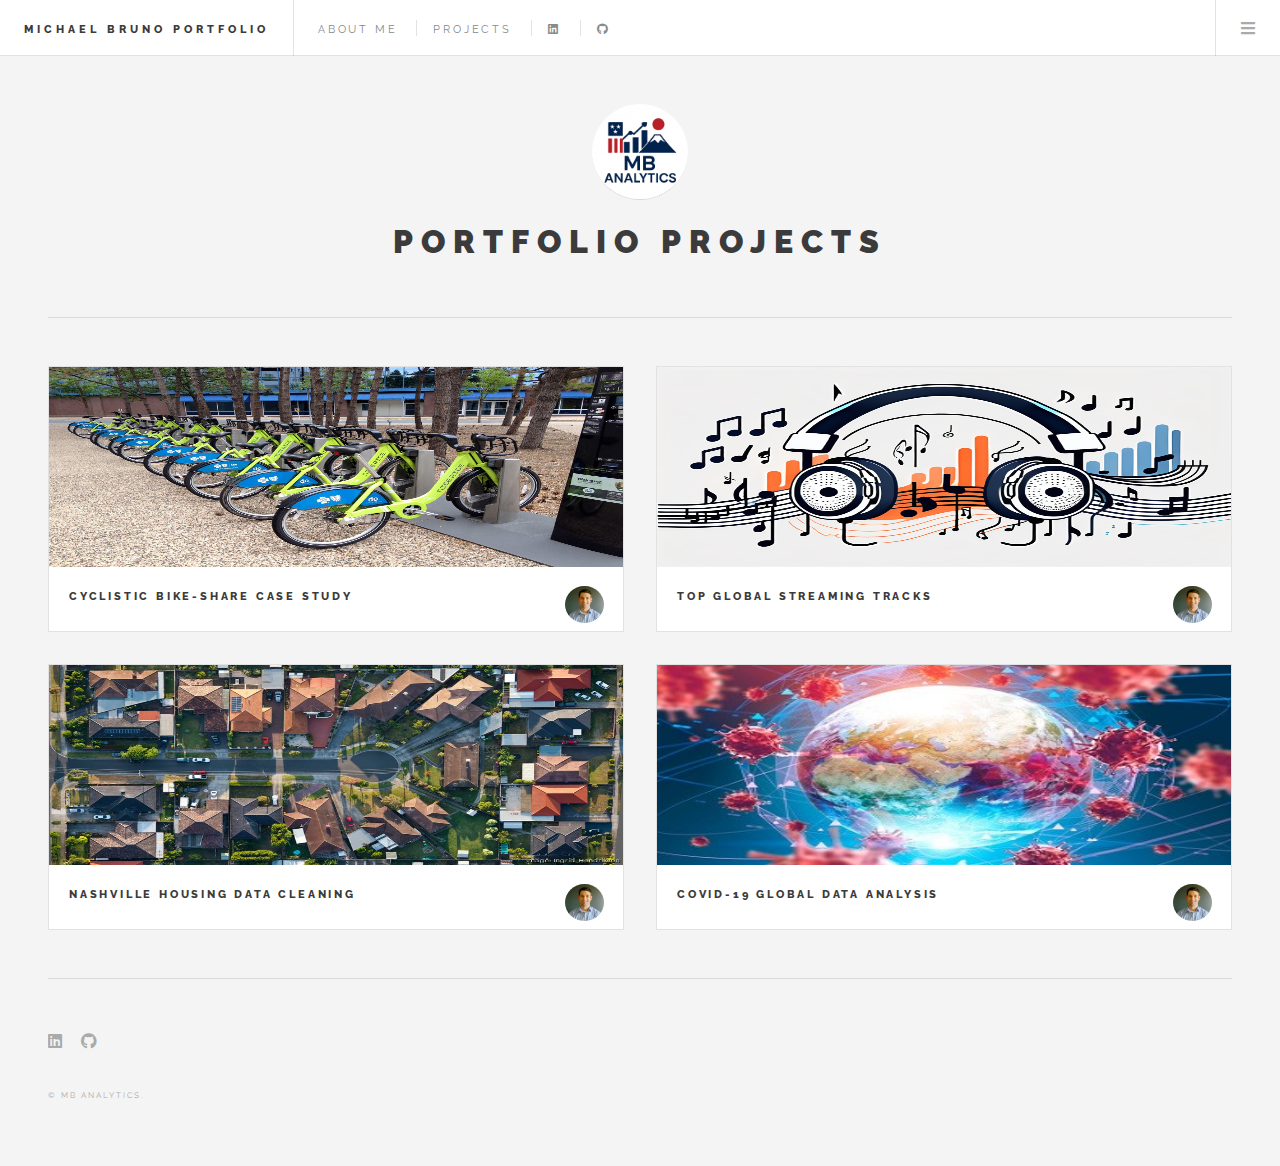
<file: Projects.html>
<!DOCTYPE HTML>
<!--
	Future Imperfect by HTML5 UP
	html5up.net | @ajlkn
	Free for personal and commercial use under the CCA 3.0 license (html5up.net/license)
-->
<html>
	<head>
		<title>Michael Bruno Portfolio</title>
		<meta charset="utf-8" />
		<meta name="viewport" content="width=device-width, initial-scale=1, user-scalable=no" />
		<link rel="stylesheet" href="assets/css/main.css" />
	</head>
	<body class="is-preload">

		<!-- Wrapper -->
			<div id="wrapper">

				<!-- Header -->
					<header id="header">
						<h1><a href="index.html">Michael Bruno Portfolio</a></h1>
						<nav class="links">
							<ul>
								<li><a href="ABOUT.html">About Me</a></li>
								<li><a href="Projects.html">Projects</a></li>
							
								
								<li><a href="https://www.linkedin.com/in/michael-bruno-573980187/" class="icon brands fa-linkedin"><span class="label">LinkedIn</span></a></li>
								<li><a href="https://github.com/mikebrunosf/Portfolio_Projects" class="icon brands fa-github"><span class="label">Github</span></a></li>
							</ul>
							
						</nav>
						<nav class="main">
							<ul>
								
		
								</li>
								<li class="menu">
									<a class="fa-bars" href="#menu">Menu</a>
								</li>
							</ul>
						</nav>
					</header>

				<!-- Menu -->
					<section id="menu">


						<!-- Links -->
							<section>
								<ul class="links">
									<li>
										<h1><a href="index.html"class="image"><img src="images/mbanalyticslogo.jpg" width="80" height="75" alt="" /></a></a></h1>
									</li>
									<li>
										<a href="project2.html">
											<h3>Project 1</h3>
											<p>Cyclistic Ride-Share Case Study</p>
										</a>
									</li>
									<li>
										<a href="project3.html">
											<h3>Project 2</h3>
											<p>Top Global Streaming Tracks</p>
										</a>
									</li>
									<li>
										<a href="project4.html">
											<h3>Project 3</h3>
											<p>Nashville Housing Data Cleaning</p>
										</a>
									</li>
									<li>
										<a href="project5.html">
											<h3>Project 4</h3>
											<p>COVID-19 Global Data Analysis</p>
										</a>
									</li>
								
										
							</section>

						<!-- Actions --
							<section>
								<ul class="actions stacked">
									<li><a href="#" class="button large fit">Log In</a></li>
								</ul>
							</section> > -->

					</section>

				<!-- Main -->
					<div id="main">

						

						



				<!-- Sidebar -->
					<section id="sidebar">

						<!-- Intro -->
							<section id="intro">
								<a href="#" class="logo"><img src="images/mbanalyticslogo.jpg" alt="" /></a>
								<header>

									<h2>Portfolio Projects</h2> 
								
									
								</header>
							</section>

						<!-- Mini Posts -->
							<section>
								<div class="mini-posts">
									<!-- Mini Post --
										<article class="mini-post">
											<header>
												<h3><a href="project1.html">Project 1</a></h3>
												
											<a href="#" class="author"><img src="images/headshotforcv.jpg" alt="" /></a>
											</header>
											<a href="project1.html" class="image"><img src="images/pic04.jpg" alt="" /></a>
										</article> -->

									<!--Mini Post -->
										<article class="mini-post">
											<header>
												<h3><a href="project2.html">Cyclistic Bike-Share Case Study</a></h3>
												
											<a href="#" class="author"><img src="images/headshotforcv.jpg" alt="" /></a>
											</header>
											<a href="project2.html" class="image"><img src="images/bikesharestock.jpg" width="200" height="200" alt="" /></a>
										</article>

									 <!--Mini Post -->
										<article class="mini-post">
											<header>
												<h3><a href="project3.html">Top Global Streaming Tracks</a></h3>
											
												<a href="#" class="author"><img src="images/headshotforcv.jpg" alt="" /></a>
											</header>
											<a href="project3.html" class="image"><img src="images/musicstreamingpic.png" width="200" height="200" alt="" /></a>
										</article>

									<!-- Mini Post -->
										<article class="mini-post">
											<header>
												<h3><a href="project4.html">Nashville Housing Data Cleaning</a></h3>
												
												<a href="#" class="author"><img src="images/headshotforcv.jpg" alt="" /></a>
											</header>
											<a href="project4.html" class="image"><img src="images/sub.jpg" width="200" height="200" alt="" /></a>
										</article>

									<!-- Mini Post -->
										<article class="mini-post">
											<header>
												<h3><a href="project5.html">COVID-19 Global Data Analysis</a></h3>
											
												<a href="#" class="author"><img src="images/headshotforcv.jpg" alt="" /></a>
											</header>
											<a href="project5.html" class="image"><img src="images/covidgraphic.jpeg" width="200" height="200" alt="" /></a>
										</article>

								</div>
							</section>


						<!-- Footer -->
							<section id="footer">
								<ul class="icons">
									
									
									
		
									
									<li><a href="https://www.linkedin.com/in/michael-bruno-573980187/" class="icon brands fa-linkedin"><span class="label">LinkedIn</span></a></li>
								<li><a href="https://github.com/mikebrunosf/Portfolio_Projects" class="icon brands fa-github"><span class="label">Github</span></a></li>
								</ul>
								
								<p class="copyright">&copy; MB Analytics.</p>
							</section>

					</section>

			</div>

		<!-- Scripts -->
			<script src="assets/js/jquery.min.js"></script>
			<script src="assets/js/browser.min.js"></script>
			<script src="assets/js/breakpoints.min.js"></script>
			<script src="assets/js/util.js"></script>
			<script src="assets/js/main.js"></script>

	</body>
</html>
</file>
<file: assets/css/main.css>
@import url(fontawesome-all.min.css);
@import url("https://fonts.googleapis.com/css?family=Source+Sans+Pro:400,700|Raleway:400,800,900");

/*
	Future Imperfect by HTML5 UP
	html5up.net | @ajlkn
	Free for personal and commercial use under the CCA 3.0 license (html5up.net/license)
*/

html, body, div, span, applet, object,
iframe, h1, h2, h3, h4, h5, h6, p, blockquote,
pre, a, abbr, acronym, address, big, cite,
code, del, dfn, em, img, ins, kbd, q, s, samp,
small, strike, strong, sub, sup, tt, var, b,
u, i, center, dl, dt, dd, ol, ul, li, fieldset,
form, label, legend, table, caption, tbody,
tfoot, thead, tr, th, td, article, aside,
canvas, details, embed, figure, figcaption,
footer, header, hgroup, menu, nav, output, ruby,
section, summary, time, mark, audio, video {
	margin: 0;
	padding: 0;
	border: 0;
	font-size: 100%;
	font: inherit;
	vertical-align: baseline;}

article, aside, details, figcaption, figure,
footer, header, hgroup, menu, nav, section {
	display: block;}

body {
	line-height: 1;
}

ol, ul {
	list-style: none;
}

blockquote, q {
	quotes: none;
}

	blockquote:before, blockquote:after, q:before, q:after {
		content: '';
		content: none;
	}

table {
	border-collapse: collapse;
	border-spacing: 0;
}

body {
	-webkit-text-size-adjust: none;
}

mark {
	background-color: transparent;
	color: inherit;
}

input::-moz-focus-inner {
	border: 0;
	padding: 0;
}

input, select, textarea {
	-moz-appearance: none;
	-webkit-appearance: none;
	-ms-appearance: none;
	appearance: none;
}

/* Basic */

	@-ms-viewport {
		width: device-width;
	}

	body {
		-ms-overflow-style: scrollbar;
	}

	@media screen and (max-width: 480px) {

		html, body {
			min-width: 320px;
		}

	}

	html {
		box-sizing: border-box;
	}

	*, *:before, *:after {
		box-sizing: inherit;
	}

	body {
		background: #f4f4f4;
	}

		body.is-preload *, body.is-preload *:before, body.is-preload *:after {
			-moz-animation: none !important;
			-webkit-animation: none !important;
			-ms-animation: none !important;
			animation: none !important;
			-moz-transition: none !important;
			-webkit-transition: none !important;
			-ms-transition: none !important;
			transition: none !important;
		}

/* Type */

	body, input, select, textarea {
		color: #848c8e;
		font-family: "Source Sans Pro", Helvetica, sans-serif;
		font-size: 14pt;
		font-weight: 400;
		line-height: 1.75;
	}

		@media screen and (max-width: 1680px) {

			body, input, select, textarea {
				font-size: 12pt;
			}

		}

		@media screen and (max-width: 1280px) {

			body, input, select, textarea {
				font-size: 12pt;
			}

		}

		@media screen and (max-width: 980px) {

			body, input, select, textarea {
				font-size: 12pt;
			}

		}

		@media screen and (max-width: 736px) {

			body, input, select, textarea {
				font-size: 12pt;
			}

		}

		@media screen and (max-width: 480px) {

			body, input, select, textarea {
				font-size: 12pt;
			}

		}

	a {
		-moz-transition: color 0.2s ease, border-bottom-color 0.2s ease;
		-webkit-transition: color 0.2s ease, border-bottom-color 0.2s ease;
		-ms-transition: color 0.2s ease, border-bottom-color 0.2s ease;
		transition: color 0.2s ease, border-bottom-color 0.2s ease;
		border-bottom: dotted 1px rgba(160, 160, 160, 0.65);
		color: inherit;
		text-decoration: none;
	}

		a:before {
			-moz-transition: color 0.2s ease;
			-webkit-transition: color 0.2s ease;
			-ms-transition: color 0.2s ease;
			transition: color 0.2s ease;
		}

		a:hover {
			border-bottom-color: transparent;
			color: #2ebaae !important;
		}

			a:hover:before {
				color: #2ebaae !important;
			}

	strong, b {
		color: #3c3b3b;
		font-weight: 700;
	}

	em, i {
		font-style: italic;
	}

	p {
		margin: 0 0 2em 0;
	}

	h1, h2, h3, h4, h5, h6 {
		color: #3c3b3b;
		font-family: "Raleway", Helvetica, sans-serif;
		font-weight: 800;
		letter-spacing: 0.25em;
		line-height: 1.65;
		margin: 0 0 1em 0;
		text-transform: uppercase;
	}

		h1 a, h2 a, h3 a, h4 a, h5 a, h6 a {
			color: inherit;
			border-bottom: 0;
		}

	h2 {
		font-size: 1.1em;
	}

	h3 {
		font-size: 0.9em;
	}

	h4 {
		font-size: 0.7em;
	}

	h5 {
		font-size: 0.7em;
	}

	h6 {
		font-size: 0.7em;
	}

	sub {
		font-size: 0.8em;
		position: relative;
		top: 0.5em;
	}

	sup {
		font-size: 0.8em;
		position: relative;
		top: -0.5em;
	}

	blockquote {
		border-left: solid 4px rgba(160, 160, 160, 0.3);
		font-style: italic;
		margin: 0 0 2em 0;
		padding: 0.5em 0 0.5em 2em;
	}

	code {
		background: rgba(160, 160, 160, 0.075);
		border: solid 1px rgba(160, 160, 160, 0.3);
		font-family: "Courier New", monospace;
		font-size: 0.9em;
		margin: 0 0.25em;
		padding: 0.25em 0.65em;
	}

	pre {
		-webkit-overflow-scrolling: touch;
		font-family: "Courier New", monospace;
		font-size: 0.9em;
		margin: 0 0 2em 0;
	}

		pre code {
			display: block;
			line-height: 1.75em;
			padding: 1em 1.5em;
			overflow-x: auto;
		}

	hr {
		border: 0;
		border-bottom: solid 1px rgba(160, 160, 160, 0.3);
		margin: 2em 0;
	}

		hr.major {
			margin: 3em 0;
		}

	.align-left {
		text-align: left;
	}

	.align-center {
		text-align: center;
	}

	.align-right {
		text-align: right;
	}

/* Row */

	.row {
		display: flex;
		flex-wrap: wrap;
		box-sizing: border-box;
		align-items: stretch;
	}

		.row > * {
			box-sizing: border-box;
		}

		.row.gtr-uniform > * > :last-child {
			margin-bottom: 0;
		}

		.row.aln-left {
			justify-content: flex-start;
		}

		.row.aln-center {
			justify-content: center;
		}

		.row.aln-right {
			justify-content: flex-end;
		}

		.row.aln-top {
			align-items: flex-start;
		}

		.row.aln-middle {
			align-items: center;
		}

		.row.aln-bottom {
			align-items: flex-end;
		}

		.row > .imp {
			order: -1;
		}

		.row > .col-1 {
			width: 8.33333%;
		}

		.row > .off-1 {
			margin-left: 8.33333%;
		}

		.row > .col-2 {
			width: 16.66667%;
		}

		.row > .off-2 {
			margin-left: 16.66667%;
		}

		.row > .col-3 {
			width: 25%;
		}

		.row > .off-3 {
			margin-left: 25%;
		}

		.row > .col-4 {
			width: 33.33333%;
		}

		.row > .off-4 {
			margin-left: 33.33333%;
		}

		.row > .col-5 {
			width: 41.66667%;
		}

		.row > .off-5 {
			margin-left: 41.66667%;
		}

		.row > .col-6 {
			width: 50%;
		}

		.row > .off-6 {
			margin-left: 50%;
		}

		.row > .col-7 {
			width: 58.33333%;
		}

		.row > .off-7 {
			margin-left: 58.33333%;
		}

		.row > .col-8 {
			width: 66.66667%;
		}

		.row > .off-8 {
			margin-left: 66.66667%;
		}

		.row > .col-9 {
			width: 75%;
		}

		.row > .off-9 {
			margin-left: 75%;
		}

		.row > .col-10 {
			width: 83.33333%;
		}

		.row > .off-10 {
			margin-left: 83.33333%;
		}

		.row > .col-11 {
			width: 91.66667%;
		}

		.row > .off-11 {
			margin-left: 91.66667%;
		}

		.row > .col-12 {
			width: 100%;
		}

		.row > .off-12 {
			margin-left: 100%;
		}

		.row.gtr-0 {
			margin-top: 0;
			margin-left: 0em;
		}

			.row.gtr-0 > * {
				padding: 0 0 0 0em;
			}

			.row.gtr-0.gtr-uniform {
				margin-top: 0em;
			}

				.row.gtr-0.gtr-uniform > * {
					padding-top: 0em;
				}

		.row.gtr-25 {
			margin-top: 0;
			margin-left: -0.25em;
		}

			.row.gtr-25 > * {
				padding: 0 0 0 0.25em;
			}

			.row.gtr-25.gtr-uniform {
				margin-top: -0.25em;
			}

				.row.gtr-25.gtr-uniform > * {
					padding-top: 0.25em;
				}

		.row.gtr-50 {
			margin-top: 0;
			margin-left: -0.5em;
		}

			.row.gtr-50 > * {
				padding: 0 0 0 0.5em;
			}

			.row.gtr-50.gtr-uniform {
				margin-top: -0.5em;
			}

				.row.gtr-50.gtr-uniform > * {
					padding-top: 0.5em;
				}

		.row {
			margin-top: 0;
			margin-left: -1em;
		}

			.row > * {
				padding: 0 0 0 1em;
			}

			.row.gtr-uniform {
				margin-top: -1em;
			}

				.row.gtr-uniform > * {
					padding-top: 1em;
				}

		.row.gtr-150 {
			margin-top: 0;
			margin-left: -1.5em;
		}

			.row.gtr-150 > * {
				padding: 0 0 0 1.5em;
			}

			.row.gtr-150.gtr-uniform {
				margin-top: -1.5em;
			}

				.row.gtr-150.gtr-uniform > * {
					padding-top: 1.5em;
				}

		.row.gtr-200 {
			margin-top: 0;
			margin-left: -2em;
		}

			.row.gtr-200 > * {
				padding: 0 0 0 2em;
			}

			.row.gtr-200.gtr-uniform {
				margin-top: -2em;
			}

				.row.gtr-200.gtr-uniform > * {
					padding-top: 2em;
				}

		@media screen and (max-width: 1680px) {

			.row {
				display: flex;
				flex-wrap: wrap;
				box-sizing: border-box;
				align-items: stretch;
			}

				.row > * {
					box-sizing: border-box;
				}

				.row.gtr-uniform > * > :last-child {
					margin-bottom: 0;
				}

				.row.aln-left {
					justify-content: flex-start;
				}

				.row.aln-center {
					justify-content: center;
				}

				.row.aln-right {
					justify-content: flex-end;
				}

				.row.aln-top {
					align-items: flex-start;
				}

				.row.aln-middle {
					align-items: center;
				}

				.row.aln-bottom {
					align-items: flex-end;
				}

				.row > .imp-xlarge {
					order: -1;
				}

				.row > .col-1-xlarge {
					width: 8.33333%;
				}

				.row > .off-1-xlarge {
					margin-left: 8.33333%;
				}

				.row > .col-2-xlarge {
					width: 16.66667%;
				}

				.row > .off-2-xlarge {
					margin-left: 16.66667%;
				}

				.row > .col-3-xlarge {
					width: 25%;
				}

				.row > .off-3-xlarge {
					margin-left: 25%;
				}

				.row > .col-4-xlarge {
					width: 33.33333%;
				}

				.row > .off-4-xlarge {
					margin-left: 33.33333%;
				}

				.row > .col-5-xlarge {
					width: 41.66667%;
				}

				.row > .off-5-xlarge {
					margin-left: 41.66667%;
				}

				.row > .col-6-xlarge {
					width: 50%;
				}

				.row > .off-6-xlarge {
					margin-left: 50%;
				}

				.row > .col-7-xlarge {
					width: 58.33333%;
				}

				.row > .off-7-xlarge {
					margin-left: 58.33333%;
				}

				.row > .col-8-xlarge {
					width: 66.66667%;
				}

				.row > .off-8-xlarge {
					margin-left: 66.66667%;
				}

				.row > .col-9-xlarge {
					width: 75%;
				}

				.row > .off-9-xlarge {
					margin-left: 75%;
				}

				.row > .col-10-xlarge {
					width: 83.33333%;
				}

				.row > .off-10-xlarge {
					margin-left: 83.33333%;
				}

				.row > .col-11-xlarge {
					width: 91.66667%;
				}

				.row > .off-11-xlarge {
					margin-left: 91.66667%;
				}

				.row > .col-12-xlarge {
					width: 100%;
				}

				.row > .off-12-xlarge {
					margin-left: 100%;
				}

				.row.gtr-0 {
					margin-top: 0;
					margin-left: 0em;
				}

					.row.gtr-0 > * {
						padding: 0 0 0 0em;
					}

					.row.gtr-0.gtr-uniform {
						margin-top: 0em;
					}

						.row.gtr-0.gtr-uniform > * {
							padding-top: 0em;
						}

				.row.gtr-25 {
					margin-top: 0;
					margin-left: -0.25em;
				}

					.row.gtr-25 > * {
						padding: 0 0 0 0.25em;
					}

					.row.gtr-25.gtr-uniform {
						margin-top: -0.25em;
					}

						.row.gtr-25.gtr-uniform > * {
							padding-top: 0.25em;
						}

				.row.gtr-50 {
					margin-top: 0;
					margin-left: -0.5em;
				}

					.row.gtr-50 > * {
						padding: 0 0 0 0.5em;
					}

					.row.gtr-50.gtr-uniform {
						margin-top: -0.5em;
					}

						.row.gtr-50.gtr-uniform > * {
							padding-top: 0.5em;
						}

				.row {
					margin-top: 0;
					margin-left: -1em;
				}

					.row > * {
						padding: 0 0 0 1em;
					}

					.row.gtr-uniform {
						margin-top: -1em;
					}

						.row.gtr-uniform > * {
							padding-top: 1em;
						}

				.row.gtr-150 {
					margin-top: 0;
					margin-left: -1.5em;
				}

					.row.gtr-150 > * {
						padding: 0 0 0 1.5em;
					}

					.row.gtr-150.gtr-uniform {
						margin-top: -1.5em;
					}

						.row.gtr-150.gtr-uniform > * {
							padding-top: 1.5em;
						}

				.row.gtr-200 {
					margin-top: 0;
					margin-left: -2em;
				}

					.row.gtr-200 > * {
						padding: 0 0 0 2em;
					}

					.row.gtr-200.gtr-uniform {
						margin-top: -2em;
					}

						.row.gtr-200.gtr-uniform > * {
							padding-top: 2em;
						}

		}

		@media screen and (max-width: 1280px) {

			.row {
				display: flex;
				flex-wrap: wrap;
				box-sizing: border-box;
				align-items: stretch;
			}

				.row > * {
					box-sizing: border-box;
				}

				.row.gtr-uniform > * > :last-child {
					margin-bottom: 0;
				}

				.row.aln-left {
					justify-content: flex-start;
				}

				.row.aln-center {
					justify-content: center;
				}

				.row.aln-right {
					justify-content: flex-end;
				}

				.row.aln-top {
					align-items: flex-start;
				}

				.row.aln-middle {
					align-items: center;
				}

				.row.aln-bottom {
					align-items: flex-end;
				}

				.row > .imp-large {
					order: -1;
				}

				.row > .col-1-large {
					width: 8.33333%;
				}

				.row > .off-1-large {
					margin-left: 8.33333%;
				}

				.row > .col-2-large {
					width: 16.66667%;
				}

				.row > .off-2-large {
					margin-left: 16.66667%;
				}

				.row > .col-3-large {
					width: 25%;
				}

				.row > .off-3-large {
					margin-left: 25%;
				}

				.row > .col-4-large {
					width: 33.33333%;
				}

				.row > .off-4-large {
					margin-left: 33.33333%;
				}

				.row > .col-5-large {
					width: 41.66667%;
				}

				.row > .off-5-large {
					margin-left: 41.66667%;
				}

				.row > .col-6-large {
					width: 50%;
				}

				.row > .off-6-large {
					margin-left: 50%;
				}

				.row > .col-7-large {
					width: 58.33333%;
				}

				.row > .off-7-large {
					margin-left: 58.33333%;
				}

				.row > .col-8-large {
					width: 66.66667%;
				}

				.row > .off-8-large {
					margin-left: 66.66667%;
				}

				.row > .col-9-large {
					width: 75%;
				}

				.row > .off-9-large {
					margin-left: 75%;
				}

				.row > .col-10-large {
					width: 83.33333%;
				}

				.row > .off-10-large {
					margin-left: 83.33333%;
				}

				.row > .col-11-large {
					width: 91.66667%;
				}

				.row > .off-11-large {
					margin-left: 91.66667%;
				}

				.row > .col-12-large {
					width: 100%;
				}

				.row > .off-12-large {
					margin-left: 100%;
				}

				.row.gtr-0 {
					margin-top: 0;
					margin-left: 0em;
				}

					.row.gtr-0 > * {
						padding: 0 0 0 0em;
					}

					.row.gtr-0.gtr-uniform {
						margin-top: 0em;
					}

						.row.gtr-0.gtr-uniform > * {
							padding-top: 0em;
						}

				.row.gtr-25 {
					margin-top: 0;
					margin-left: -0.25em;
				}

					.row.gtr-25 > * {
						padding: 0 0 0 0.25em;
					}

					.row.gtr-25.gtr-uniform {
						margin-top: -0.25em;
					}

						.row.gtr-25.gtr-uniform > * {
							padding-top: 0.25em;
						}

				.row.gtr-50 {
					margin-top: 0;
					margin-left: -0.5em;
				}

					.row.gtr-50 > * {
						padding: 0 0 0 0.5em;
					}

					.row.gtr-50.gtr-uniform {
						margin-top: -0.5em;
					}

						.row.gtr-50.gtr-uniform > * {
							padding-top: 0.5em;
						}

				.row {
					margin-top: 0;
					margin-left: -1em;
				}

					.row > * {
						padding: 0 0 0 1em;
					}

					.row.gtr-uniform {
						margin-top: -1em;
					}

						.row.gtr-uniform > * {
							padding-top: 1em;
						}

				.row.gtr-150 {
					margin-top: 0;
					margin-left: -1.5em;
				}

					.row.gtr-150 > * {
						padding: 0 0 0 1.5em;
					}

					.row.gtr-150.gtr-uniform {
						margin-top: -1.5em;
					}

						.row.gtr-150.gtr-uniform > * {
							padding-top: 1.5em;
						}

				.row.gtr-200 {
					margin-top: 0;
					margin-left: -2em;
				}

					.row.gtr-200 > * {
						padding: 0 0 0 2em;
					}

					.row.gtr-200.gtr-uniform {
						margin-top: -2em;
					}

						.row.gtr-200.gtr-uniform > * {
							padding-top: 2em;
						}

		}

		@media screen and (max-width: 980px) {

			.row {
				display: flex;
				flex-wrap: wrap;
				box-sizing: border-box;
				align-items: stretch;
			}

				.row > * {
					box-sizing: border-box;
				}

				.row.gtr-uniform > * > :last-child {
					margin-bottom: 0;
				}

				.row.aln-left {
					justify-content: flex-start;
				}

				.row.aln-center {
					justify-content: center;
				}

				.row.aln-right {
					justify-content: flex-end;
				}

				.row.aln-top {
					align-items: flex-start;
				}

				.row.aln-middle {
					align-items: center;
				}

				.row.aln-bottom {
					align-items: flex-end;
				}

				.row > .imp-medium {
					order: -1;
				}

				.row > .col-1-medium {
					width: 8.33333%;
				}

				.row > .off-1-medium {
					margin-left: 8.33333%;
				}

				.row > .col-2-medium {
					width: 16.66667%;
				}

				.row > .off-2-medium {
					margin-left: 16.66667%;
				}

				.row > .col-3-medium {
					width: 25%;
				}

				.row > .off-3-medium {
					margin-left: 25%;
				}

				.row > .col-4-medium {
					width: 33.33333%;
				}

				.row > .off-4-medium {
					margin-left: 33.33333%;
				}

				.row > .col-5-medium {
					width: 41.66667%;
				}

				.row > .off-5-medium {
					margin-left: 41.66667%;
				}

				.row > .col-6-medium {
					width: 50%;
				}

				.row > .off-6-medium {
					margin-left: 50%;
				}

				.row > .col-7-medium {
					width: 58.33333%;
				}

				.row > .off-7-medium {
					margin-left: 58.33333%;
				}

				.row > .col-8-medium {
					width: 66.66667%;
				}

				.row > .off-8-medium {
					margin-left: 66.66667%;
				}

				.row > .col-9-medium {
					width: 75%;
				}

				.row > .off-9-medium {
					margin-left: 75%;
				}

				.row > .col-10-medium {
					width: 83.33333%;
				}

				.row > .off-10-medium {
					margin-left: 83.33333%;
				}

				.row > .col-11-medium {
					width: 91.66667%;
				}

				.row > .off-11-medium {
					margin-left: 91.66667%;
				}

				.row > .col-12-medium {
					width: 100%;
				}

				.row > .off-12-medium {
					margin-left: 100%;
				}

				.row.gtr-0 {
					margin-top: 0;
					margin-left: 0em;
				}

					.row.gtr-0 > * {
						padding: 0 0 0 0em;
					}

					.row.gtr-0.gtr-uniform {
						margin-top: 0em;
					}

						.row.gtr-0.gtr-uniform > * {
							padding-top: 0em;
						}

				.row.gtr-25 {
					margin-top: 0;
					margin-left: -0.25em;
				}

					.row.gtr-25 > * {
						padding: 0 0 0 0.25em;
					}

					.row.gtr-25.gtr-uniform {
						margin-top: -0.25em;
					}

						.row.gtr-25.gtr-uniform > * {
							padding-top: 0.25em;
						}

				.row.gtr-50 {
					margin-top: 0;
					margin-left: -0.5em;
				}

					.row.gtr-50 > * {
						padding: 0 0 0 0.5em;
					}

					.row.gtr-50.gtr-uniform {
						margin-top: -0.5em;
					}

						.row.gtr-50.gtr-uniform > * {
							padding-top: 0.5em;
						}

				.row {
					margin-top: 0;
					margin-left: -1em;
				}

					.row > * {
						padding: 0 0 0 1em;
					}

					.row.gtr-uniform {
						margin-top: -1em;
					}

						.row.gtr-uniform > * {
							padding-top: 1em;
						}

				.row.gtr-150 {
					margin-top: 0;
					margin-left: -1.5em;
				}

					.row.gtr-150 > * {
						padding: 0 0 0 1.5em;
					}

					.row.gtr-150.gtr-uniform {
						margin-top: -1.5em;
					}

						.row.gtr-150.gtr-uniform > * {
							padding-top: 1.5em;
						}

				.row.gtr-200 {
					margin-top: 0;
					margin-left: -2em;
				}

					.row.gtr-200 > * {
						padding: 0 0 0 2em;
					}

					.row.gtr-200.gtr-uniform {
						margin-top: -2em;
					}

						.row.gtr-200.gtr-uniform > * {
							padding-top: 2em;
						}

		}

		@media screen and (max-width: 736px) {

			.row {
				display: flex;
				flex-wrap: wrap;
				box-sizing: border-box;
				align-items: stretch;
			}

				.row > * {
					box-sizing: border-box;
				}

				.row.gtr-uniform > * > :last-child {
					margin-bottom: 0;
				}

				.row.aln-left {
					justify-content: flex-start;
				}

				.row.aln-center {
					justify-content: center;
				}

				.row.aln-right {
					justify-content: flex-end;
				}

				.row.aln-top {
					align-items: flex-start;
				}

				.row.aln-middle {
					align-items: center;
				}

				.row.aln-bottom {
					align-items: flex-end;
				}

				.row > .imp-small {
					order: -1;
				}

				.row > .col-1-small {
					width: 8.33333%;
				}

				.row > .off-1-small {
					margin-left: 8.33333%;
				}

				.row > .col-2-small {
					width: 16.66667%;
				}

				.row > .off-2-small {
					margin-left: 16.66667%;
				}

				.row > .col-3-small {
					width: 25%;
				}

				.row > .off-3-small {
					margin-left: 25%;
				}

				.row > .col-4-small {
					width: 33.33333%;
				}

				.row > .off-4-small {
					margin-left: 33.33333%;
				}

				.row > .col-5-small {
					width: 41.66667%;
				}

				.row > .off-5-small {
					margin-left: 41.66667%;
				}

				.row > .col-6-small {
					width: 50%;
				}

				.row > .off-6-small {
					margin-left: 50%;
				}

				.row > .col-7-small {
					width: 58.33333%;
				}

				.row > .off-7-small {
					margin-left: 58.33333%;
				}

				.row > .col-8-small {
					width: 66.66667%;
				}

				.row > .off-8-small {
					margin-left: 66.66667%;
				}

				.row > .col-9-small {
					width: 75%;
				}

				.row > .off-9-small {
					margin-left: 75%;
				}

				.row > .col-10-small {
					width: 83.33333%;
				}

				.row > .off-10-small {
					margin-left: 83.33333%;
				}

				.row > .col-11-small {
					width: 91.66667%;
				}

				.row > .off-11-small {
					margin-left: 91.66667%;
				}

				.row > .col-12-small {
					width: 100%;
				}

				.row > .off-12-small {
					margin-left: 100%;
				}

				.row.gtr-0 {
					margin-top: 0;
					margin-left: 0em;
				}

					.row.gtr-0 > * {
						padding: 0 0 0 0em;
					}

					.row.gtr-0.gtr-uniform {
						margin-top: 0em;
					}

						.row.gtr-0.gtr-uniform > * {
							padding-top: 0em;
						}

				.row.gtr-25 {
					margin-top: 0;
					margin-left: -0.25em;
				}

					.row.gtr-25 > * {
						padding: 0 0 0 0.25em;
					}

					.row.gtr-25.gtr-uniform {
						margin-top: -0.25em;
					}

						.row.gtr-25.gtr-uniform > * {
							padding-top: 0.25em;
						}

				.row.gtr-50 {
					margin-top: 0;
					margin-left: -0.5em;
				}

					.row.gtr-50 > * {
						padding: 0 0 0 0.5em;
					}

					.row.gtr-50.gtr-uniform {
						margin-top: -0.5em;
					}

						.row.gtr-50.gtr-uniform > * {
							padding-top: 0.5em;
						}

				.row {
					margin-top: 0;
					margin-left: -1em;
				}

					.row > * {
						padding: 0 0 0 1em;
					}

					.row.gtr-uniform {
						margin-top: -1em;
					}

						.row.gtr-uniform > * {
							padding-top: 1em;
						}

				.row.gtr-150 {
					margin-top: 0;
					margin-left: -1.5em;
				}

					.row.gtr-150 > * {
						padding: 0 0 0 1.5em;
					}

					.row.gtr-150.gtr-uniform {
						margin-top: -1.5em;
					}

						.row.gtr-150.gtr-uniform > * {
							padding-top: 1.5em;
						}

				.row.gtr-200 {
					margin-top: 0;
					margin-left: -2em;
				}

					.row.gtr-200 > * {
						padding: 0 0 0 2em;
					}

					.row.gtr-200.gtr-uniform {
						margin-top: -2em;
					}

						.row.gtr-200.gtr-uniform > * {
							padding-top: 2em;
						}

		}

		@media screen and (max-width: 480px) {

			.row {
				display: flex;
				flex-wrap: wrap;
				box-sizing: border-box;
				align-items: stretch;
			}

				.row > * {
					box-sizing: border-box;
				}

				.row.gtr-uniform > * > :last-child {
					margin-bottom: 0;
				}

				.row.aln-left {
					justify-content: flex-start;
				}

				.row.aln-center {
					justify-content: center;
				}

				.row.aln-right {
					justify-content: flex-end;
				}

				.row.aln-top {
					align-items: flex-start;
				}

				.row.aln-middle {
					align-items: center;
				}

				.row.aln-bottom {
					align-items: flex-end;
				}

				.row > .imp-xsmall {
					order: -1;
				}

				.row > .col-1-xsmall {
					width: 8.33333%;
				}

				.row > .off-1-xsmall {
					margin-left: 8.33333%;
				}

				.row > .col-2-xsmall {
					width: 16.66667%;
				}

				.row > .off-2-xsmall {
					margin-left: 16.66667%;
				}

				.row > .col-3-xsmall {
					width: 25%;
				}

				.row > .off-3-xsmall {
					margin-left: 25%;
				}

				.row > .col-4-xsmall {
					width: 33.33333%;
				}

				.row > .off-4-xsmall {
					margin-left: 33.33333%;
				}

				.row > .col-5-xsmall {
					width: 41.66667%;
				}

				.row > .off-5-xsmall {
					margin-left: 41.66667%;
				}

				.row > .col-6-xsmall {
					width: 50%;
				}

				.row > .off-6-xsmall {
					margin-left: 50%;
				}

				.row > .col-7-xsmall {
					width: 58.33333%;
				}

				.row > .off-7-xsmall {
					margin-left: 58.33333%;
				}

				.row > .col-8-xsmall {
					width: 66.66667%;
				}

				.row > .off-8-xsmall {
					margin-left: 66.66667%;
				}

				.row > .col-9-xsmall {
					width: 75%;
				}

				.row > .off-9-xsmall {
					margin-left: 75%;
				}

				.row > .col-10-xsmall {
					width: 83.33333%;
				}

				.row > .off-10-xsmall {
					margin-left: 83.33333%;
				}

				.row > .col-11-xsmall {
					width: 91.66667%;
				}

				.row > .off-11-xsmall {
					margin-left: 91.66667%;
				}

				.row > .col-12-xsmall {
					width: 100%;
				}

				.row > .off-12-xsmall {
					margin-left: 100%;
				}

				.row.gtr-0 {
					margin-top: 0;
					margin-left: 0em;
				}

					.row.gtr-0 > * {
						padding: 0 0 0 0em;
					}

					.row.gtr-0.gtr-uniform {
						margin-top: 0em;
					}

						.row.gtr-0.gtr-uniform > * {
							padding-top: 0em;
						}

				.row.gtr-25 {
					margin-top: 0;
					margin-left: -0.25em;
				}

					.row.gtr-25 > * {
						padding: 0 0 0 0.25em;
					}

					.row.gtr-25.gtr-uniform {
						margin-top: -0.25em;
					}

						.row.gtr-25.gtr-uniform > * {
							padding-top: 0.25em;
						}

				.row.gtr-50 {
					margin-top: 0;
					margin-left: -0.5em;
				}

					.row.gtr-50 > * {
						padding: 0 0 0 0.5em;
					}

					.row.gtr-50.gtr-uniform {
						margin-top: -0.5em;
					}

						.row.gtr-50.gtr-uniform > * {
							padding-top: 0.5em;
						}

				.row {
					margin-top: 0;
					margin-left: -1em;
				}

					.row > * {
						padding: 0 0 0 1em;
					}

					.row.gtr-uniform {
						margin-top: -1em;
					}

						.row.gtr-uniform > * {
							padding-top: 1em;
						}

				.row.gtr-150 {
					margin-top: 0;
					margin-left: -1.5em;
				}

					.row.gtr-150 > * {
						padding: 0 0 0 1.5em;
					}

					.row.gtr-150.gtr-uniform {
						margin-top: -1.5em;
					}

						.row.gtr-150.gtr-uniform > * {
							padding-top: 1.5em;
						}

				.row.gtr-200 {
					margin-top: 0;
					margin-left: -2em;
				}

					.row.gtr-200 > * {
						padding: 0 0 0 2em;
					}

					.row.gtr-200.gtr-uniform {
						margin-top: -2em;
					}

						.row.gtr-200.gtr-uniform > * {
							padding-top: 2em;
						}

		}

/* Author */

	.author {
		display: -moz-flex;
		display: -webkit-flex;
		display: -ms-flex;
		display: flex;
		-moz-flex-direction: row;
		-webkit-flex-direction: row;
		-ms-flex-direction: row;
		flex-direction: row;
		-moz-align-items: center;
		-webkit-align-items: center;
		-ms-align-items: center;
		align-items: center;
		-moz-justify-content: -moz-flex-end;
		-webkit-justify-content: -webkit-flex-end;
		-ms-justify-content: -ms-flex-end;
		justify-content: flex-end;
		border-bottom: 0;
		font-family: "Raleway", Helvetica, sans-serif;
		font-size: 0.6em;
		font-weight: 400;
		letter-spacing: 0.25em;
		text-transform: uppercase;
		white-space: nowrap;
	}

		.author .name {
			-moz-transition: border-bottom-color 0.2s ease;
			-webkit-transition: border-bottom-color 0.2s ease;
			-ms-transition: border-bottom-color 0.2s ease;
			transition: border-bottom-color 0.2s ease;
			border-bottom: dotted 1px rgba(160, 160, 160, 0.65);
			display: block;
			margin: 0 1.5em 0 0;
		}

		.author img {
			border-radius: 100%;
			display: block;
			width: 4em;
		}

		.author:hover .name {
			border-bottom-color: transparent;
		}

/* Blurb */

	.blurb h2 {
		font-size: 0.8em;
		margin: 0 0 1.5em 0;
	}

	.blurb h3 {
		font-size: 0.7em;
	}

	.blurb p {
		font-size: 0.9em;
	}

/* Box */

	.box {
		border: solid 1px rgba(160, 160, 160, 0.3);
		margin-bottom: 2em;
		padding: 1.5em;
	}

		.box > :last-child,
		.box > :last-child > :last-child,
		.box > :last-child > :last-child > :last-child {
			margin-bottom: 0;
		}

		.box.alt {
			border: 0;
			border-radius: 0;
			padding: 0;
		}

/* Button */

	input[type="submit"],
	input[type="reset"],
	input[type="button"],
	button,
	.button {
		-moz-appearance: none;
		-webkit-appearance: none;
		-ms-appearance: none;
		appearance: none;
		-moz-transition: background-color 0.2s ease, box-shadow 0.2s ease, color 0.2s ease;
		-webkit-transition: background-color 0.2s ease, box-shadow 0.2s ease, color 0.2s ease;
		-ms-transition: background-color 0.2s ease, box-shadow 0.2s ease, color 0.2s ease;
		transition: background-color 0.2s ease, box-shadow 0.2s ease, color 0.2s ease;
		background-color: transparent;
		border: 0;
		box-shadow: inset 0 0 0 1px rgba(160, 160, 160, 0.3);
		color: #3c3b3b !important;
		cursor: pointer;
		display: inline-block;
		font-family: "Raleway", Helvetica, sans-serif;
		font-size: 0.6em;
		font-weight: 800;
		height: 4.8125em;
		letter-spacing: 0.25em;
		line-height: 4.8125em;
		padding: 0 2.5em;
		text-align: center;
		text-decoration: none;
		text-transform: uppercase;
		white-space: nowrap;
	}

		input[type="submit"]:hover,
		input[type="reset"]:hover,
		input[type="button"]:hover,
		button:hover,
		.button:hover {
			box-shadow: inset 0 0 0 1px #2ebaae;
			color: #2ebaae !important;
		}

			input[type="submit"]:hover:active,
			input[type="reset"]:hover:active,
			input[type="button"]:hover:active,
			button:hover:active,
			.button:hover:active {
				background-color: rgba(46, 186, 174, 0.05);
			}

		input[type="submit"]:before, input[type="submit"]:after,
		input[type="reset"]:before,
		input[type="reset"]:after,
		input[type="button"]:before,
		input[type="button"]:after,
		button:before,
		button:after,
		.button:before,
		.button:after {
			color: #aaaaaa;
			position: relative;
		}

		input[type="submit"]:before,
		input[type="reset"]:before,
		input[type="button"]:before,
		button:before,
		.button:before {
			left: -1em;
			padding: 0 0 0 0.75em;
		}

		input[type="submit"]:after,
		input[type="reset"]:after,
		input[type="button"]:after,
		button:after,
		.button:after {
			left: 1em;
			padding: 0 0.75em 0 0;
		}

		input[type="submit"].fit,
		input[type="reset"].fit,
		input[type="button"].fit,
		button.fit,
		.button.fit {
			width: 100%;
		}

		input[type="submit"].large,
		input[type="reset"].large,
		input[type="button"].large,
		button.large,
		.button.large {
			font-size: 0.7em;
			padding: 0 3em;
		}

		input[type="submit"].small,
		input[type="reset"].small,
		input[type="button"].small,
		button.small,
		.button.small {
			font-size: 0.5em;
		}

		input[type="submit"].disabled, input[type="submit"]:disabled,
		input[type="reset"].disabled,
		input[type="reset"]:disabled,
		input[type="button"].disabled,
		input[type="button"]:disabled,
		button.disabled,
		button:disabled,
		.button.disabled,
		.button:disabled {
			pointer-events: none;
			color: rgba(160, 160, 160, 0.3) !important;
		}

			input[type="submit"].disabled:before, input[type="submit"]:disabled:before,
			input[type="reset"].disabled:before,
			input[type="reset"]:disabled:before,
			input[type="button"].disabled:before,
			input[type="button"]:disabled:before,
			button.disabled:before,
			button:disabled:before,
			.button.disabled:before,
			.button:disabled:before {
				color: rgba(160, 160, 160, 0.3) !important;
			}

/* Form */

	form {
		margin: 0 0 2em 0;
	}

		form.search {
			text-decoration: none;
			position: relative;
		}

			form.search:before {
				-moz-osx-font-smoothing: grayscale;
				-webkit-font-smoothing: antialiased;
				display: inline-block;
				font-style: normal;
				font-variant: normal;
				text-rendering: auto;
				line-height: 1;
				text-transform: none !important;
				font-family: 'Font Awesome 5 Free';
				font-weight: 900;
			}

			form.search:before {
				color: #aaaaaa;
				content: '\f002';
				display: block;
				height: 2.75em;
				left: 0;
				line-height: 2.75em;
				position: absolute;
				text-align: center;
				top: 0;
				width: 2.5em;
			}

			form.search > input:first-child {
				padding-left: 2.5em;
			}

	label {
		color: #3c3b3b;
		display: block;
		font-size: 0.9em;
		font-weight: 700;
		margin: 0 0 1em 0;
	}

	input[type="text"],
	input[type="password"],
	input[type="email"],
	input[type="tel"],
	select,
	textarea {
		-moz-appearance: none;
		-webkit-appearance: none;
		-ms-appearance: none;
		appearance: none;
		background: rgba(160, 160, 160, 0.075);
		border: none;
		border: solid 1px rgba(160, 160, 160, 0.3);
		border-radius: 0;
		color: inherit;
		display: block;
		outline: 0;
		padding: 0 1em;
		text-decoration: none;
		width: 100%;
	}

		input[type="text"]:invalid,
		input[type="password"]:invalid,
		input[type="email"]:invalid,
		input[type="tel"]:invalid,
		select:invalid,
		textarea:invalid {
			box-shadow: none;
		}

		input[type="text"]:focus,
		input[type="password"]:focus,
		input[type="email"]:focus,
		input[type="tel"]:focus,
		select:focus,
		textarea:focus {
			border-color: #2ebaae;
			box-shadow: inset 0 0 0 1px #2ebaae;
		}

	.select-wrapper {
		text-decoration: none;
		display: block;
		position: relative;
	}

		.select-wrapper:before {
			-moz-osx-font-smoothing: grayscale;
			-webkit-font-smoothing: antialiased;
			display: inline-block;
			font-style: normal;
			font-variant: normal;
			text-rendering: auto;
			line-height: 1;
			text-transform: none !important;
			font-family: 'Font Awesome 5 Free';
			font-weight: 900;
		}

		.select-wrapper:before {
			color: rgba(160, 160, 160, 0.3);
			content: '\f078';
			display: block;
			height: 2.75em;
			line-height: 2.75em;
			pointer-events: none;
			position: absolute;
			right: 0;
			text-align: center;
			top: 0;
			width: 2.75em;
		}

		.select-wrapper select::-ms-expand {
			display: none;
		}

	select {
		background-image: url("data:image/svg+xml;charset=utf8,%3Csvg xmlns='http://www.w3.org/2000/svg' width='40' height='40' preserveAspectRatio='none' viewBox='0 0 40 40'%3E%3Cpath d='M9.4,12.3l10.4,10.4l10.4-10.4c0.2-0.2,0.5-0.4,0.9-0.4c0.3,0,0.6,0.1,0.9,0.4l3.3,3.3c0.2,0.2,0.4,0.5,0.4,0.9 c0,0.4-0.1,0.6-0.4,0.9L20.7,31.9c-0.2,0.2-0.5,0.4-0.9,0.4c-0.3,0-0.6-0.1-0.9-0.4L4.3,17.3c-0.2-0.2-0.4-0.5-0.4-0.9 c0-0.4,0.1-0.6,0.4-0.9l3.3-3.3c0.2-0.2,0.5-0.4,0.9-0.4S9.1,12.1,9.4,12.3z' fill='rgba(160, 160, 160, 0.3)' /%3E%3C/svg%3E");
		background-size: 1.25rem;
		background-repeat: no-repeat;
		background-position: calc(100% - 1rem) center;
		height: 2.75em;
		padding-right: 2.75em;
		text-overflow: ellipsis;
	}

		select option {
			color: #3c3b3b;
			background: #ffffff;
		}

		select:focus::-ms-value {
			background-color: transparent;
		}

		select::-ms-expand {
			display: none;
		}

	input[type="text"],
	input[type="password"],
	input[type="email"],
	select {
		height: 2.75em;
	}

	textarea {
		padding: 0.75em 1em;
	}

	input[type="checkbox"],
	input[type="radio"] {
		-moz-appearance: none;
		-webkit-appearance: none;
		-ms-appearance: none;
		appearance: none;
		display: block;
		float: left;
		margin-right: -2em;
		opacity: 0;
		width: 1em;
		z-index: -1;
	}

		input[type="checkbox"] + label,
		input[type="radio"] + label {
			text-decoration: none;
			color: #646464;
			cursor: pointer;
			display: inline-block;
			font-size: 1em;
			font-weight: 400;
			padding-left: 2.4em;
			padding-right: 0.75em;
			position: relative;
		}

			input[type="checkbox"] + label:before,
			input[type="radio"] + label:before {
				-moz-osx-font-smoothing: grayscale;
				-webkit-font-smoothing: antialiased;
				display: inline-block;
				font-style: normal;
				font-variant: normal;
				text-rendering: auto;
				line-height: 1;
				text-transform: none !important;
				font-family: 'Font Awesome 5 Free';
				font-weight: 900;
			}

			input[type="checkbox"] + label:before,
			input[type="radio"] + label:before {
				background: rgba(160, 160, 160, 0.075);
				border: solid 1px rgba(160, 160, 160, 0.3);
				content: '';
				display: inline-block;
				font-size: 0.8em;
				height: 2.0625em;
				left: 0;
				line-height: 2.0625em;
				position: absolute;
				text-align: center;
				top: 0;
				width: 2.0625em;
			}

		input[type="checkbox"]:checked + label:before,
		input[type="radio"]:checked + label:before {
			background: #3c3b3b;
			border-color: #3c3b3b;
			color: #ffffff;
			content: '\f00c';
		}

		input[type="checkbox"]:focus + label:before,
		input[type="radio"]:focus + label:before {
			border-color: #2ebaae;
			box-shadow: 0 0 0 1px #2ebaae;
		}

	input[type="radio"] + label:before {
		border-radius: 100%;
	}

	::-webkit-input-placeholder {
		color: #aaaaaa !important;
		opacity: 1.0;
	}

	:-moz-placeholder {
		color: #aaaaaa !important;
		opacity: 1.0;
	}

	::-moz-placeholder {
		color: #aaaaaa !important;
		opacity: 1.0;
	}

	:-ms-input-placeholder {
		color: #aaaaaa !important;
		opacity: 1.0;
	}

/* Icon */

	.icon {
		text-decoration: none;
		border-bottom: none;
		position: relative;
	}

		.icon:before {
			-moz-osx-font-smoothing: grayscale;
			-webkit-font-smoothing: antialiased;
			display: inline-block;
			font-style: normal;
			font-variant: normal;
			text-rendering: auto;
			line-height: 1;
			text-transform: none !important;
			font-family: 'Font Awesome 5 Free';
			font-weight: 400;
		}

		.icon > .label {
			display: none;
		}

		.icon:before {
			line-height: inherit;
		}

		.icon.solid:before {
			font-weight: 900;
		}

		.icon.brands:before {
			font-family: 'Font Awesome 5 Brands';
		}

		.icon.suffix:before {
			float: right;
		}

/* Image */

	.image {
		border: 0;
		display: inline-block;
		position: relative;
	}

		.image img {
			display: block;
		}

		.image.left, .image.right {
			max-width: 40%;
		}

			.image.left img, .image.right img {
				width: 100%;
			}

		.image.left {
			float: left;
			padding: 0 1.5em 1em 0;
			top: 0.25em;
		}

		.image.right {
			float: right;
			padding: 0 0 1em 1.5em;
			top: 0.25em;
		}

		.image.fit {
			display: block;
			margin: 0 0 2em 0;
			width: 100%;
		}

			.image.fit img {
				width: 100%;
			}

		.image.featured {
			display: block;
			margin: 0 0 3em 0;
			width: 100%;
		}

			.image.featured img {
				width: 100%;
			}

			@media screen and (max-width: 736px) {

				.image.featured {
					margin: 0 0 1.5em 0;
				}

			}

		.image.main {
			display: block;
			margin: 0 0 3em 0;
			width: 100%;
		}

			.image.main img {
				width: 100%;
			}

/* List */

	ol {
		list-style: decimal;
		margin: 0 0 2em 0;
		padding-left: 1.25em;
	}

		ol li {
			padding-left: 0.25em;
		}

	ul {
		list-style: disc;
		margin: 0 0 2em 0;
		padding-left: 1em;
	}

		ul li {
			padding-left: 0.5em;
		}

		ul.alt {
			list-style: none;
			padding-left: 0;
		}

			ul.alt li {
				border-top: solid 1px rgba(160, 160, 160, 0.3);
				padding: 0.5em 0;
			}

				ul.alt li:first-child {
					border-top: 0;
					padding-top: 0;
				}

	dl {
		margin: 0 0 2em 0;
	}

		dl dt {
			display: block;
			font-weight: 700;
			margin: 0 0 1em 0;
		}

		dl dd {
			margin-left: 2em;
		}

/* Actions */

	ul.actions {
		display: -moz-flex;
		display: -webkit-flex;
		display: -ms-flex;
		display: flex;
		cursor: default;
		list-style: none;
		margin-left: -1em;
		padding-left: 0;
	}

		ul.actions li {
			padding: 0 0 0 1em;
			vertical-align: middle;
		}

		ul.actions.special {
			-moz-justify-content: center;
			-webkit-justify-content: center;
			-ms-justify-content: center;
			justify-content: center;
			width: 100%;
			margin-left: 0;
		}

			ul.actions.special li:first-child {
				padding-left: 0;
			}

		ul.actions.stacked {
			-moz-flex-direction: column;
			-webkit-flex-direction: column;
			-ms-flex-direction: column;
			flex-direction: column;
			margin-left: 0;
		}

			ul.actions.stacked li {
				padding: 1.3em 0 0 0;
			}

				ul.actions.stacked li:first-child {
					padding-top: 0;
				}

		ul.actions.fit {
			width: calc(100% + 1em);
		}

			ul.actions.fit li {
				-moz-flex-grow: 1;
				-webkit-flex-grow: 1;
				-ms-flex-grow: 1;
				flex-grow: 1;
				-moz-flex-shrink: 1;
				-webkit-flex-shrink: 1;
				-ms-flex-shrink: 1;
				flex-shrink: 1;
				width: 100%;
			}

				ul.actions.fit li > * {
					width: 100%;
				}

			ul.actions.fit.stacked {
				width: 100%;
			}

		@media screen and (max-width: 480px) {

			ul.actions:not(.fixed) {
				-moz-flex-direction: column;
				-webkit-flex-direction: column;
				-ms-flex-direction: column;
				flex-direction: column;
				margin-left: 0;
				width: 100% !important;
			}

				ul.actions:not(.fixed) li {
					-moz-flex-grow: 1;
					-webkit-flex-grow: 1;
					-ms-flex-grow: 1;
					flex-grow: 1;
					-moz-flex-shrink: 1;
					-webkit-flex-shrink: 1;
					-ms-flex-shrink: 1;
					flex-shrink: 1;
					padding: 1em 0 0 0;
					text-align: center;
					width: 100%;
				}

					ul.actions:not(.fixed) li > * {
						width: 100%;
					}

					ul.actions:not(.fixed) li:first-child {
						padding-top: 0;
					}

					ul.actions:not(.fixed) li input[type="submit"],
					ul.actions:not(.fixed) li input[type="reset"],
					ul.actions:not(.fixed) li input[type="button"],
					ul.actions:not(.fixed) li button,
					ul.actions:not(.fixed) li .button {
						width: 100%;
					}

						ul.actions:not(.fixed) li input[type="submit"].icon:before,
						ul.actions:not(.fixed) li input[type="reset"].icon:before,
						ul.actions:not(.fixed) li input[type="button"].icon:before,
						ul.actions:not(.fixed) li button.icon:before,
						ul.actions:not(.fixed) li .button.icon:before {
							margin-left: -0.5em;
						}

		}

/* Icons */

	ul.icons {
		cursor: default;
		list-style: none;
		padding-left: 0;
	}

		ul.icons li {
			display: inline-block;
			padding: 0 1em 0 0;
		}

			ul.icons li:last-child {
				padding-right: 0;
			}

			ul.icons li > * {
				border: 0;
			}

				ul.icons li > * .label {
					display: none;
				}

/* Posts */

	ul.posts {
		list-style: none;
		padding: 0;
	}

		ul.posts li {
			border-top: dotted 1px rgba(160, 160, 160, 0.3);
			margin: 1.5em 0 0 0;
			padding: 1.5em 0 0 0;
		}

			ul.posts li:first-child {
				border-top: 0;
				margin-top: 0;
				padding-top: 0;
			}

		ul.posts article {
			display: -moz-flex;
			display: -webkit-flex;
			display: -ms-flex;
			display: flex;
			-moz-align-items: -moz-flex-start;
			-webkit-align-items: -webkit-flex-start;
			-ms-align-items: -ms-flex-start;
			align-items: flex-start;
			-moz-flex-direction: row-reverse;
			-webkit-flex-direction: row-reverse;
			-ms-flex-direction: row-reverse;
			flex-direction: row-reverse;
		}

			ul.posts article .image {
				display: block;
				margin-right: 1.5em;
				min-width: 4em;
				width: 4em;
			}

				ul.posts article .image img {
					width: 100%;
				}

			ul.posts article header {
				-moz-flex-grow: 1;
				-webkit-flex-grow: 1;
				-ms-flex-grow: 1;
				flex-grow: 1;
				-ms-flex: 1;
			}

				ul.posts article header h3 {
					font-size: 0.7em;
					margin-top: 0.125em;
				}

				ul.posts article header .published {
					display: block;
					font-family: "Raleway", Helvetica, sans-serif;
					font-size: 0.6em;
					font-weight: 400;
					letter-spacing: 0.25em;
					margin: -0.625em 0 1.7em 0;
					text-transform: uppercase;
				}

				ul.posts article header > :last-child {
					margin-bottom: 0;
				}

/* Mini Post */

	.mini-post {
		display: -moz-flex;
		display: -webkit-flex;
		display: -ms-flex;
		display: flex;
		-moz-flex-direction: column-reverse;
		-webkit-flex-direction: column-reverse;
		-ms-flex-direction: column-reverse;
		flex-direction: column-reverse;
		background: #ffffff;
		border: solid 1px rgba(160, 160, 160, 0.3);
		margin: 0 0 2em 0;
	}

		.mini-post .image {
			overflow: hidden;
			width: 100%;
		}

			.mini-post .image img {
				-moz-transition: -moz-transform 0.2s ease-out;
				-webkit-transition: -webkit-transform 0.2s ease-out;
				-ms-transition: -ms-transform 0.2s ease-out;
				transition: transform 0.2s ease-out;
				width: 100%;
			}

			.mini-post .image:hover img {
				-moz-transform: scale(1.05);
				-webkit-transform: scale(1.05);
				-ms-transform: scale(1.05);
				transform: scale(1.05);
			}

		.mini-post header {
			padding: 1.25em 4.25em 0.1em 1.25em ;
			min-height: 4em;
			position: relative;
			-moz-flex-grow: 1;
			-webkit-flex-grow: 1;
			-ms-flex-grow: 1;
			flex-grow: 1;
		}

			.mini-post header h3 {
				font-size: 0.7em;
			}

			.mini-post header .published {
				display: block;
				font-family: "Raleway", Helvetica, sans-serif;
				font-size: 0.6em;
				font-weight: 400;
				letter-spacing: 0.25em;
				margin: -0.625em 0 1.7em 0;
				text-transform: uppercase;
			}

			.mini-post header .author {
				position: absolute;
				right: 2em;
				top: 2em;
			}

	.mini-posts {
		margin: 0 0 2em 0;
	}

		@media screen and (max-width: 1280px) {

			.mini-posts {
				display: -moz-flex;
				display: -webkit-flex;
				display: -ms-flex;
				display: flex;
				-moz-flex-wrap: wrap;
				-webkit-flex-wrap: wrap;
				-ms-flex-wrap: wrap;
				flex-wrap: wrap;
				width: calc(100% + 2em);
			}

				.mini-posts > * {
					margin: 2em 2em 0 0;
					width: calc(50% - 2em);
				}

				.mini-posts > :nth-child(-n + 2) {
					margin-top: 0;
				}

		}

		@media screen and (max-width: 480px) {

			.mini-posts {
				display: block;
				width: 100%;
			}

				.mini-posts > * {
					margin: 0 0 2em 0;
					width: 100%;
				}

		}

/* Post */

	.post {
		padding: 3em 3em 1em 3em ;
		background: #ffffff;
		border: solid 1px rgba(160, 160, 160, 0.3);
		margin: 0 0 3em 0;
		position: relative;
	}

		.post > header {
			display: -moz-flex;
			display: -webkit-flex;
			display: -ms-flex;
			display: flex;
			border-bottom: solid 1px rgba(160, 160, 160, 0.3);
			left: -3em;
			margin: -3em 0 3em 0;
			position: relative;
			width: calc(100% + 6em);
		}

			.post > header .title {
				-moz-flex-grow: 1;
				-webkit-flex-grow: 1;
				-ms-flex-grow: 1;
				flex-grow: 1;
				-ms-flex: 1;
				padding: 3.75em 3em 3.3em 3em;
			}

				.post > header .title h2 {
					font-weight: 900;
					font-size: 1.5em;
				}

				.post > header .title > :last-child {
					margin-bottom: 0;
				}

			.post > header .meta {
				padding: 3.75em 3em 1.75em 3em ;
				border-left: solid 1px rgba(160, 160, 160, 0.3);
				min-width: 17em;
				text-align: right;
				width: 17em;
			}

				.post > header .meta > * {
					margin: 0 0 1em 0;
				}

				.post > header .meta > :last-child {
					margin-bottom: 0;
				}

				.post > header .meta .published {
					color: #3c3b3b;
					display: block;
					font-family: "Raleway", Helvetica, sans-serif;
					font-size: 0.7em;
					font-weight: 800;
					letter-spacing: 0.25em;
					margin-top: 0.5em;
					text-transform: uppercase;
					white-space: nowrap;
				}

		.post > a.image.featured {
			overflow: hidden;
		}

			.post > a.image.featured img {
				-moz-transition: -moz-transform 0.2s ease-out;
				-webkit-transition: -webkit-transform 0.2s ease-out;
				-ms-transition: -ms-transform 0.2s ease-out;
				transition: transform 0.2s ease-out;
			}

			.post > a.image.featured:hover img {
				-moz-transform: scale(1.05);
				-webkit-transform: scale(1.05);
				-ms-transform: scale(1.05);
				transform: scale(1.05);
			}

		.post > footer {
			display: -moz-flex;
			display: -webkit-flex;
			display: -ms-flex;
			display: flex;
			-moz-align-items: center;
			-webkit-align-items: center;
			-ms-align-items: center;
			align-items: center;
		}

			.post > footer .actions {
				-moz-flex-grow: 1;
				-webkit-flex-grow: 1;
				-ms-flex-grow: 1;
				flex-grow: 1;
			}

			.post > footer .stats {
				cursor: default;
				list-style: none;
				padding: 0;
			}

				.post > footer .stats li {
					border-left: solid 1px rgba(160, 160, 160, 0.3);
					display: inline-block;
					font-family: "Raleway", Helvetica, sans-serif;
					font-size: 0.6em;
					font-weight: 400;
					letter-spacing: 0.25em;
					line-height: 1;
					margin: 0 0 0 2em;
					padding: 0 0 0 2em;
					text-transform: uppercase;
				}

					.post > footer .stats li:first-child {
						border-left: 0;
						margin-left: 0;
						padding-left: 0;
					}

					.post > footer .stats li .icon {
						border-bottom: 0;
					}

						.post > footer .stats li .icon:before {
							color: rgba(160, 160, 160, 0.3);
							margin-right: 0.75em;
						}

		@media screen and (max-width: 980px) {

			.post {
				border-left: 0;
				border-right: 0;
				left: -3em;
				width: calc(100% + (3em * 2));
			}

				.post > header {
					-moz-flex-direction: column;
					-webkit-flex-direction: column;
					-ms-flex-direction: column;
					flex-direction: column;
					padding: 3.75em 3em 1.25em 3em ;
					border-left: 0;
				}

					.post > header .title {
						-ms-flex: 0 1 auto;
						margin: 0 0 2em 0;
						padding: 0;
						text-align: center;
					}

					.post > header .meta {
						-moz-align-items: center;
						-webkit-align-items: center;
						-ms-align-items: center;
						align-items: center;
						display: -moz-flex;
						display: -webkit-flex;
						display: -ms-flex;
						display: flex;
						-moz-justify-content: center;
						-webkit-justify-content: center;
						-ms-justify-content: center;
						justify-content: center;
						border-left: 0;
						margin: 0 0 2em 0;
						padding-top: 0;
						padding: 0;
						text-align: left;
						width: 100%;
					}

						.post > header .meta > * {
							border-left: solid 1px rgba(160, 160, 160, 0.3);
							margin-left: 2em;
							padding-left: 2em;
						}

						.post > header .meta > :first-child {
							border-left: 0;
							margin-left: 0;
							padding-left: 0;
						}

						.post > header .meta .published {
							margin-bottom: 0;
							margin-top: 0;
						}

						.post > header .meta .author {
							-moz-flex-direction: row-reverse;
							-webkit-flex-direction: row-reverse;
							-ms-flex-direction: row-reverse;
							flex-direction: row-reverse;
							margin-bottom: 0;
						}

							.post > header .meta .author .name {
								margin: 0 0 0 1.5em;
							}

							.post > header .meta .author img {
								width: 3.5em;
							}

		}

		@media screen and (max-width: 736px) {

			.post {
				padding: 1.5em 1.5em 0.1em 1.5em ;
				left: -1.5em;
				margin: 0 0 2em 0;
				width: calc(100% + (1.5em * 2));
			}

				.post > header {
					padding: 3em 1.5em 0.5em 1.5em ;
					left: -1.5em;
					margin: -1.5em 0 1.5em 0;
					width: calc(100% + 3em);
				}

					.post > header .title h2 {
						font-size: 1.1em;
					}

		}

		@media screen and (max-width: 480px) {

			.post > header .meta {
				-moz-align-items: center;
				-webkit-align-items: center;
				-ms-align-items: center;
				align-items: center;
				-moz-flex-direction: column;
				-webkit-flex-direction: column;
				-ms-flex-direction: column;
				flex-direction: column;
			}

				.post > header .meta > * {
					border-left: 0;
					margin: 1em 0 0 0;
					padding-left: 0;
				}

				.post > header .meta .author .name {
					display: none;
				}

			.post > .image.featured {
				margin-left: -1.5em;
				margin-top: calc(-1.5em - 1px);
				width: calc(100% + 3em);
			}

			.post > footer {
				-moz-align-items: -moz-stretch;
				-webkit-align-items: -webkit-stretch;
				-ms-align-items: -ms-stretch;
				align-items: stretch;
				-moz-flex-direction: column-reverse;
				-webkit-flex-direction: column-reverse;
				-ms-flex-direction: column-reverse;
				flex-direction: column-reverse;
			}

				.post > footer .stats {
					text-align: center;
				}

					.post > footer .stats li {
						margin: 0 0 0 1.25em;
						padding: 0 0 0 1.25em;
					}

		}

/* Section/Article */

	section.special, article.special {
		text-align: center;
	}

	header p {
		font-family: "Raleway", Helvetica, sans-serif;
		font-size: 0.7em;
		font-weight: 400;
		letter-spacing: 0.25em;
		line-height: 2.5;
		margin-top: -1em;
		text-transform: uppercase;
	}

/* Table */

	.table-wrapper {
		-webkit-overflow-scrolling: touch;
		overflow-x: auto;
	}

	table {
		margin: 0 0 2em 0;
		width: 100%;
	}

		table tbody tr {
			border: solid 1px rgba(160, 160, 160, 0.3);
			border-left: 0;
			border-right: 0;
		}

			table tbody tr:nth-child(2n + 1) {
				background-color: rgba(160, 160, 160, 0.075);
			}

		table td {
			padding: 0.75em 0.75em;
		}

		table th {
			color: #3c3b3b;
			font-size: 0.9em;
			font-weight: 700;
			padding: 0 0.75em 0.75em 0.75em;
			text-align: left;
		}

		table thead {
			border-bottom: solid 2px rgba(160, 160, 160, 0.3);
		}

		table tfoot {
			border-top: solid 2px rgba(160, 160, 160, 0.3);
		}

		table.alt {
			border-collapse: separate;
		}

			table.alt tbody tr td {
				border: solid 1px rgba(160, 160, 160, 0.3);
				border-left-width: 0;
				border-top-width: 0;
			}

				table.alt tbody tr td:first-child {
					border-left-width: 1px;
				}

			table.alt tbody tr:first-child td {
				border-top-width: 1px;
			}

			table.alt thead {
				border-bottom: 0;
			}

			table.alt tfoot {
				border-top: 0;
			}

/* Header */

	body {
		padding-top: 3.5em;
	}

	#header {
		display: -moz-flex;
		display: -webkit-flex;
		display: -ms-flex;
		display: flex;
		-moz-justify-content: space-between;
		-webkit-justify-content: space-between;
		-ms-justify-content: space-between;
		justify-content: space-between;
		background-color: #ffffff;
		border-bottom: solid 1px rgba(160, 160, 160, 0.3);
		height: 3.5em;
		left: 0;
		line-height: 3.5em;
		position: fixed;
		top: 0;
		width: 100%;
		z-index: 10000;
	}

		#header a {
			color: inherit;
			text-decoration: none;
		}

		#header ul {
			list-style: none;
			margin: 0;
			padding-left: 0;
		}

			#header ul li {
				display: inline-block;
				padding-left: 0;
			}

		#header h1 {
			height: inherit;
			line-height: inherit;
			padding: 0 0 0 1.5em;
			white-space: nowrap;
		}

			#header h1 a {
				font-size: 0.7em;
			}

		#header .links {
			-moz-flex: 1;
			-webkit-flex: 1;
			-ms-flex: 1;
			flex: 1;
			border-left: solid 1px rgba(160, 160, 160, 0.3);
			height: inherit;
			line-height: inherit;
			margin-left: 1.5em;
			overflow: hidden;
			padding-left: 1.5em;
		}

			#header .links ul li {
				border-left: solid 1px rgba(160, 160, 160, 0.3);
				line-height: 1;
				margin-left: 1em;
				padding-left: 1em;
			}

				#header .links ul li:first-child {
					border-left: 0;
					margin-left: 0;
					padding-left: 0;
				}

				#header .links ul li a {
					border-bottom: 0;
					font-family: "Raleway", Helvetica, sans-serif;
					font-size: 0.7em;
					font-weight: 400;
					letter-spacing: 0.25em;
					text-transform: uppercase;
				}

		#header .main {
			height: inherit;
			line-height: inherit;
			text-align: right;
		}

			#header .main ul {
				height: inherit;
				line-height: inherit;
			}

				#header .main ul li {
					border-left: solid 1px rgba(160, 160, 160, 0.3);
					height: inherit;
					line-height: inherit;
					white-space: nowrap;
				}

					#header .main ul li > * {
						display: block;
						float: left;
					}

					#header .main ul li > a {
						text-decoration: none;
						border-bottom: 0;
						color: #aaaaaa;
						overflow: hidden;
						position: relative;
						text-indent: 4em;
						width: 4em;
					}

						#header .main ul li > a:before {
							-moz-osx-font-smoothing: grayscale;
							-webkit-font-smoothing: antialiased;
							display: inline-block;
							font-style: normal;
							font-variant: normal;
							text-rendering: auto;
							line-height: 1;
							text-transform: none !important;
							font-family: 'Font Awesome 5 Free';
							font-weight: 900;
						}

						#header .main ul li > a:before {
							display: block;
							height: inherit;
							left: 0;
							line-height: inherit;
							position: absolute;
							text-align: center;
							text-indent: 0;
							top: 0;
							width: inherit;
						}

		#header form {
			margin: 0;
		}

			#header form input {
				display: inline-block;
				height: 2.5em;
				position: relative;
				top: -2px;
				vertical-align: middle;
			}

		#header #search {
			-moz-transition: all 0.5s ease;
			-webkit-transition: all 0.5s ease;
			-ms-transition: all 0.5s ease;
			transition: all 0.5s ease;
			max-width: 0;
			opacity: 0;
			overflow: hidden;
			padding: 0;
			white-space: nowrap;
		}

			#header #search input {
				width: 12em;
			}

			#header #search.visible {
				max-width: 12.5em;
				opacity: 1;
				padding: 0 0.5em 0 0;
			}

		@media screen and (max-width: 980px) {

			#header .links {
				display: none;
			}

		}

		@media screen and (max-width: 736px) {

			#header {
				height: 2.75em;
				line-height: 2.75em;
			}

				#header h1 {
					padding: 0 0 0 1em;
				}

				#header .main .search {
					display: none;
				}

		}

/* Wrapper */

	#wrapper {
		display: -moz-flex;
		display: -webkit-flex;
		display: -ms-flex;
		display: flex;
		-moz-flex-direction: row-reverse;
		-webkit-flex-direction: row-reverse;
		-ms-flex-direction: row-reverse;
		flex-direction: row-reverse;
		-moz-transition: opacity 0.5s ease;
		-webkit-transition: opacity 0.5s ease;
		-ms-transition: opacity 0.5s ease;
		transition: opacity 0.5s ease;
		margin: 0 auto;
		max-width: 100%;
		opacity: 1;
		padding: 4.5em;
		width: 90em;
	}

		body.is-menu-visible #wrapper {
			opacity: 0.15;
		}

		@media screen and (max-width: 1680px) {

			#wrapper {
				padding: 3em;
			}

		}

		@media screen and (max-width: 1280px) {

			#wrapper {
				display: block;
			}

		}

		@media screen and (max-width: 736px) {

			#wrapper {
				padding: 1.5em;
			}

		}

		body.single #wrapper {
			display: block;
		}

/* Main */

	#main {
		-moz-flex-grow: 1;
		-webkit-flex-grow: 1;
		-ms-flex-grow: 1;
		flex-grow: 1;
		-ms-flex: 1;
		width: 100%;
	}

/* Sidebar */

	#sidebar {
		margin-right: 3em;
		min-width: 22em;
		width: 22em;
	}

		#sidebar > * {
			border-top: solid 1px rgba(160, 160, 160, 0.3);
			margin: 3em 0 0 0;
			padding: 3em 0 0 0;
		}

		#sidebar > :first-child {
			border-top: 0;
			margin-top: 0;
			padding-top: 0;
		}

		@media screen and (max-width: 1280px) {

			#sidebar {
				border-top: solid 1px rgba(160, 160, 160, 0.3);
				margin: 3em 0 0 0;
				min-width: 0;
				padding: 3em 0 0 0;
				width: 100%;
				overflow-x: hidden;
			}

		}

/* Intro */

#intro .logo {
  display: block;            /* ensures block layout */
  width: 6em;                /* fixed width */
  height: 6em;               /* fixed height = width for circle */
  margin: 0 auto 1em;        /* centers the circle and adds bottom margin */
  border-radius: 50%;        /* makes it circular */
  overflow: hidden;          /* crop overflow */
  position: relative;
}

#intro .logo img {
  width: 100%;               /* fill container width */
  height: 100%;              /* fill container height */
  object-fit: cover;         /* crop edges if needed */
  display: block;            /* removes extra inline spacing */
}

		

	#intro header h2 {
		font-size: 2em;
		font-weight: 900;
	}

	#intro header p {
		font-size: 0.8em;
	}

	@media screen and (max-width: 1280px) {

		#intro {
			margin: 0 0 3em 0;
			text-align: center;
		}

			#intro header h2 {
				font-size: 2em;
			}

			#intro header p {
				font-size: 0.7em;
			}

	}

	@media screen and (max-width: 736px) {

		#intro {
			margin: 0 0 1.5em 0;
			padding: 1.25em 0;
		}

			#intro > :last-child {
				margin-bottom: 0;
			}

			#intro .logo {
				margin: 0 0 0.5em 0;
			}

			#intro header h2 {
				font-size: 1.25em;
			}

			#intro header > :last-child {
				margin-bottom: 0;
			}

	}

/* Footer */

	#footer .icons {
		color: #aaaaaa;
	}

	#footer .copyright {
		color: #aaaaaa;
		font-family: "Raleway", Helvetica, sans-serif;
		font-size: 0.5em;
		font-weight: 400;
		letter-spacing: 0.25em;
		text-transform: uppercase;
	}

	body.single #footer {
		text-align: center;
	}

/* Menu */

	#menu {
		-moz-transform: translateX(25em);
		-webkit-transform: translateX(25em);
		-ms-transform: translateX(25em);
		transform: translateX(25em);
		-moz-transition: -moz-transform 0.5s ease, visibility 0.5s;
		-webkit-transition: -webkit-transform 0.5s ease, visibility 0.5s;
		-ms-transition: -ms-transform 0.5s ease, visibility 0.5s;
		transition: transform 0.5s ease, visibility 0.5s;
		-webkit-overflow-scrolling: touch;
		background: #ffffff;
		border-left: solid 1px rgba(160, 160, 160, 0.3);
		box-shadow: none;
		height: 100%;
		max-width: 80%;
		overflow-y: auto;
		position: fixed;
		right: 0;
		top: 0;
		visibility: hidden;
		width: 25em;
		z-index: 10002;
	}

		#menu > * {
			border-top: solid 1px rgba(160, 160, 160, 0.3);
			padding: 3em;
		}

			#menu > * > :last-child {
				margin-bottom: 0;
			}

		#menu > :first-child {
			border-top: 0;
		}

		#menu .links {
			list-style: none;
			padding: 0;
		}

			#menu .links > li {
				border: 0;
				border-top: dotted 1px rgba(160, 160, 160, 0.3);
				margin: 1.5em 0 0 0;
				padding: 1.5em 0 0 0;
			}

				#menu .links > li a {
					display: block;
					border-bottom: 0;
				}

					#menu .links > li a h3 {
						-moz-transition: color 0.2s ease;
						-webkit-transition: color 0.2s ease;
						-ms-transition: color 0.2s ease;
						transition: color 0.2s ease;
						font-size: 0.7em;
					}

					#menu .links > li a p {
						font-family: "Raleway", Helvetica, sans-serif;
						font-size: 0.6em;
						font-weight: 400;
						letter-spacing: 0.25em;
						margin-bottom: 0;
						text-decoration: none;
						text-transform: uppercase;
					}

					#menu .links > li a:hover h3 {
						color: #2ebaae;
					}

				#menu .links > li:first-child {
					border-top: 0;
					margin-top: 0;
					padding-top: 0;
				}

		body.is-menu-visible #menu {
			-moz-transform: translateX(0);
			-webkit-transform: translateX(0);
			-ms-transform: translateX(0);
			transform: translateX(0);
			visibility: visible;
		}

		@media screen and (max-width: 736px) {

			#menu > * {
				padding: 1.5em;
			}

		}
</file>
